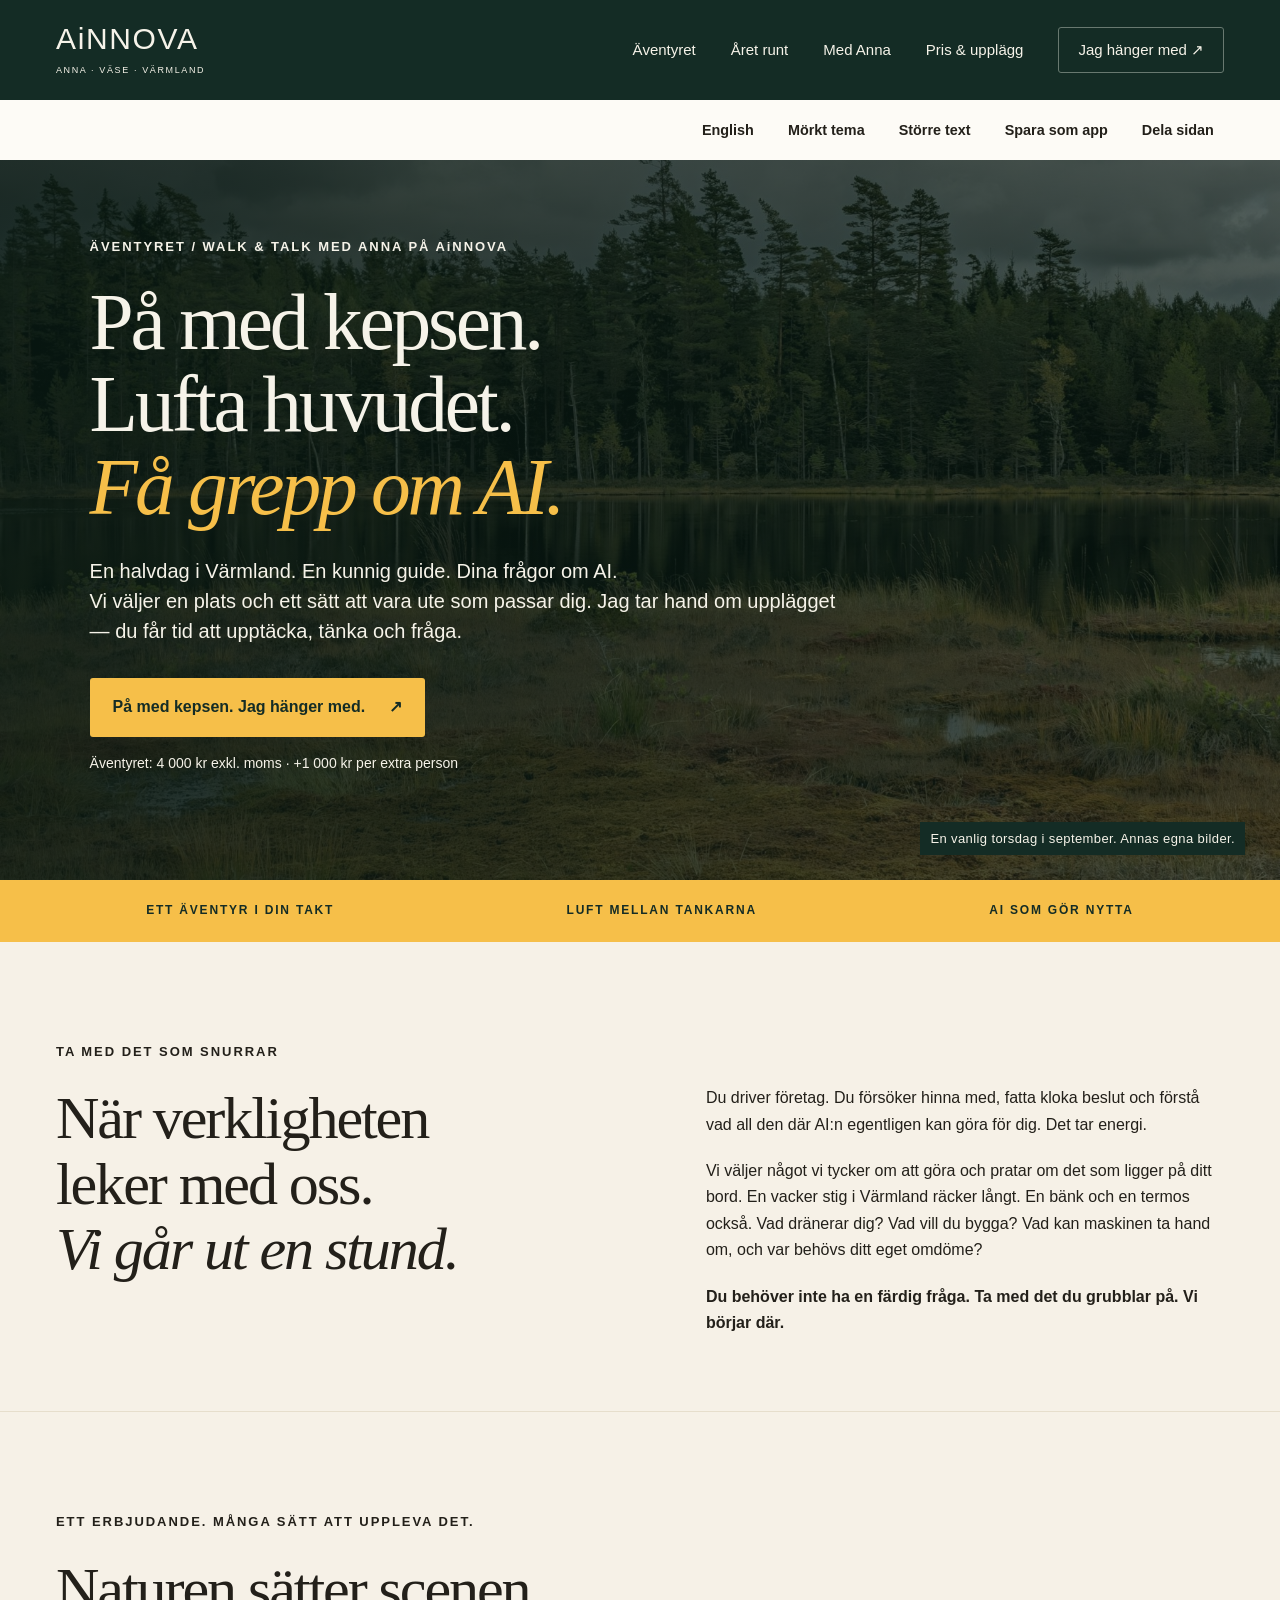
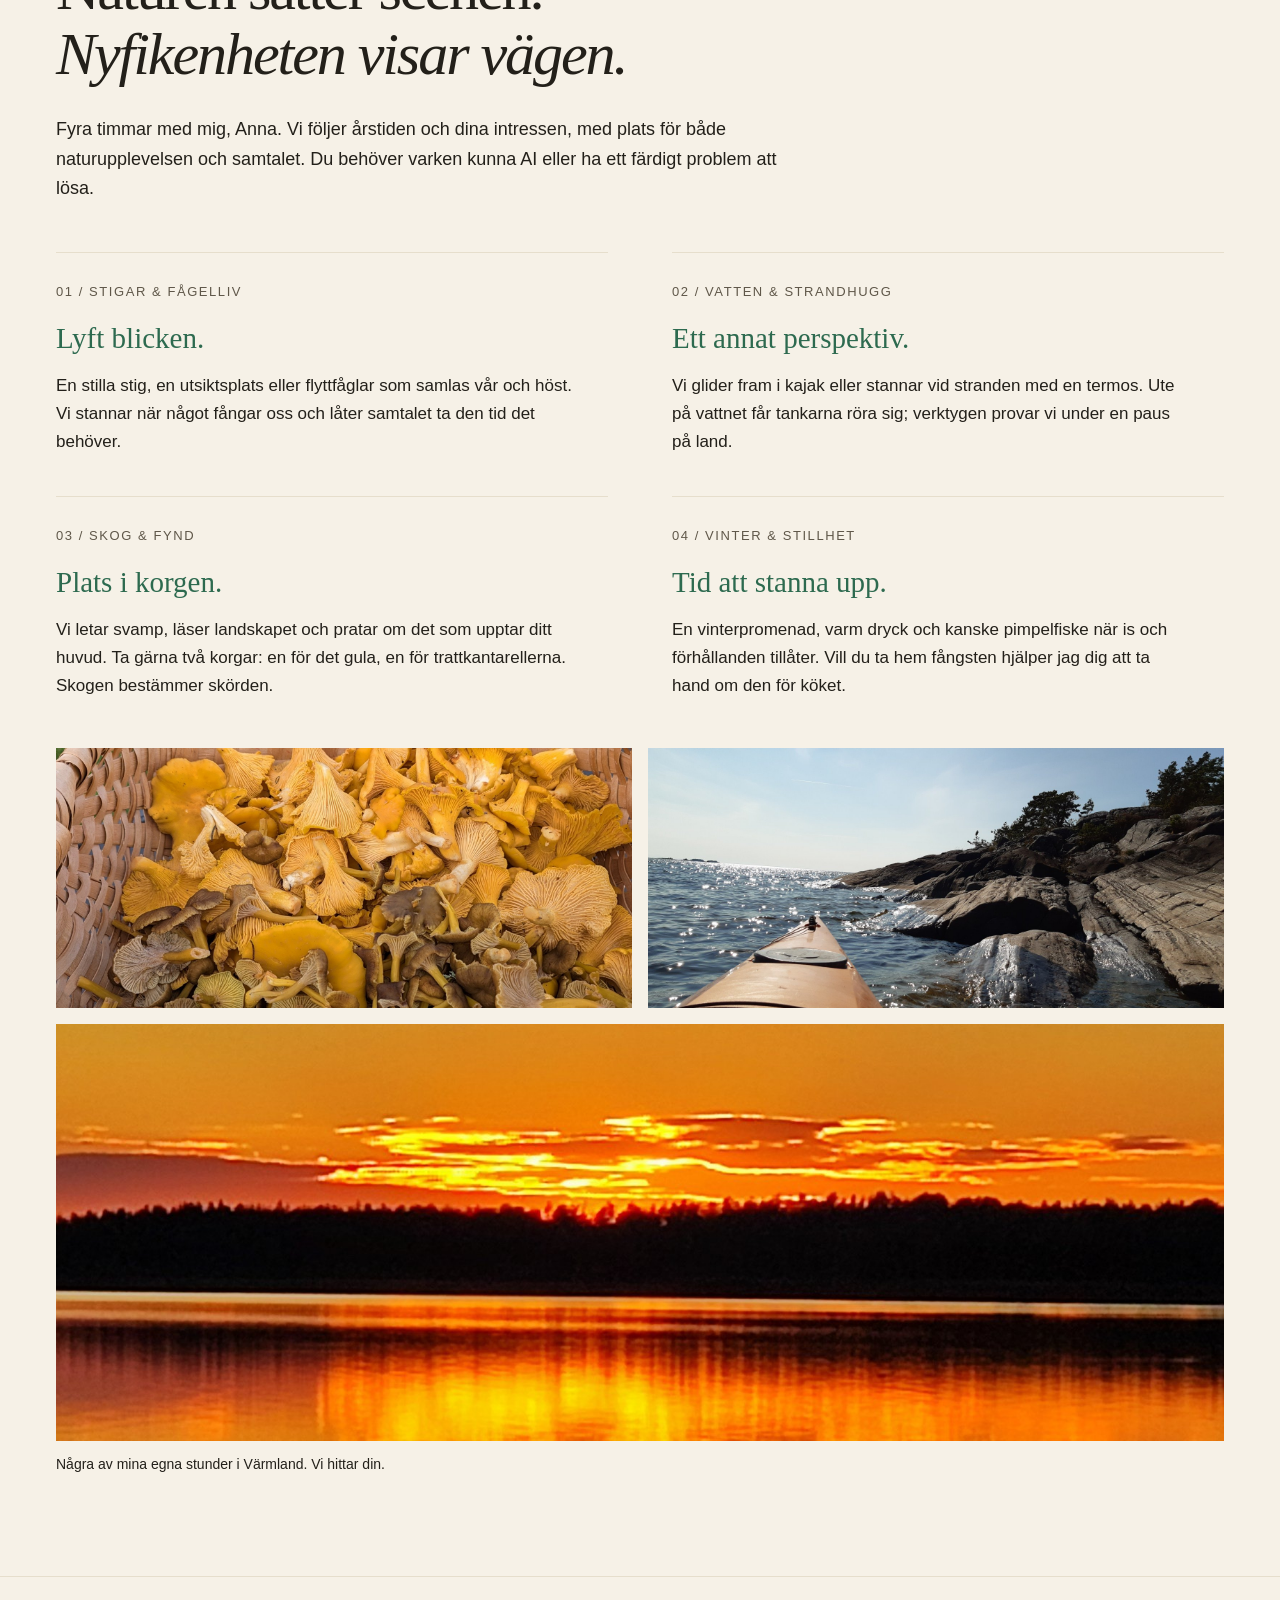
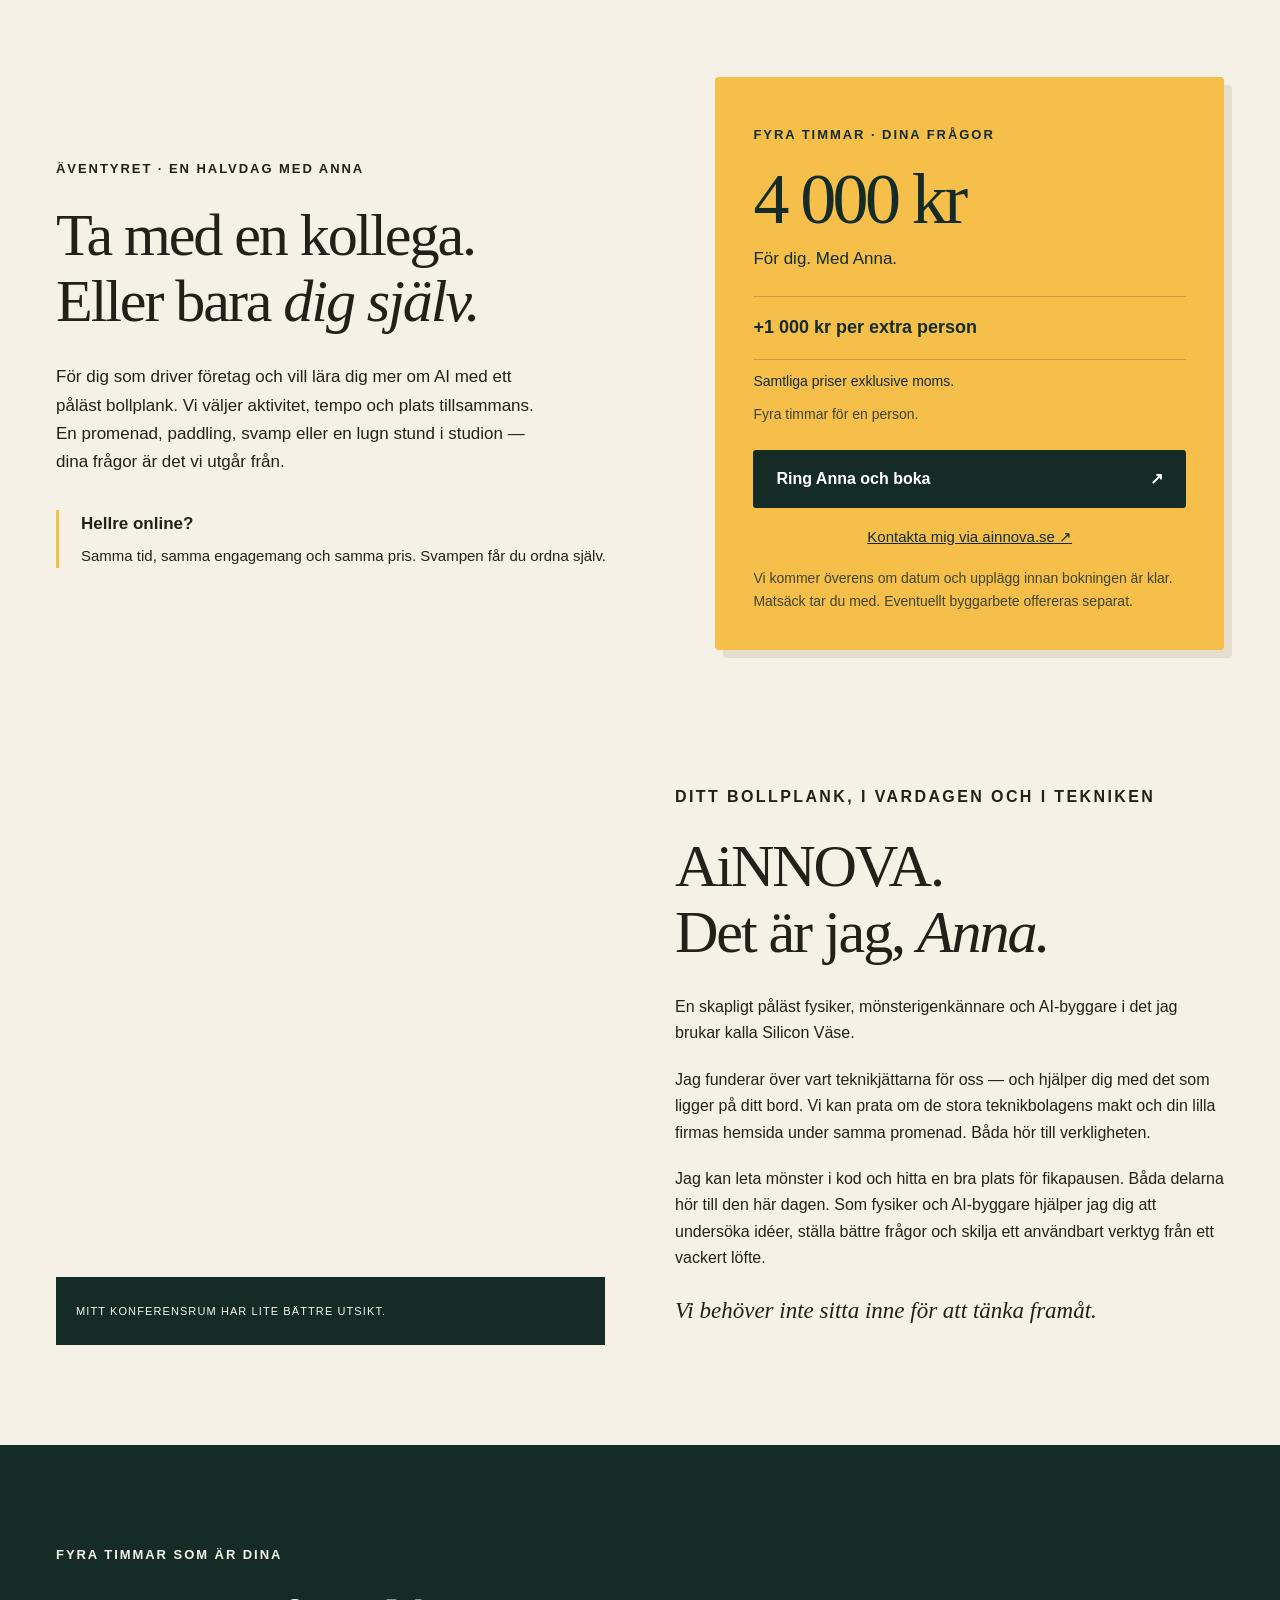
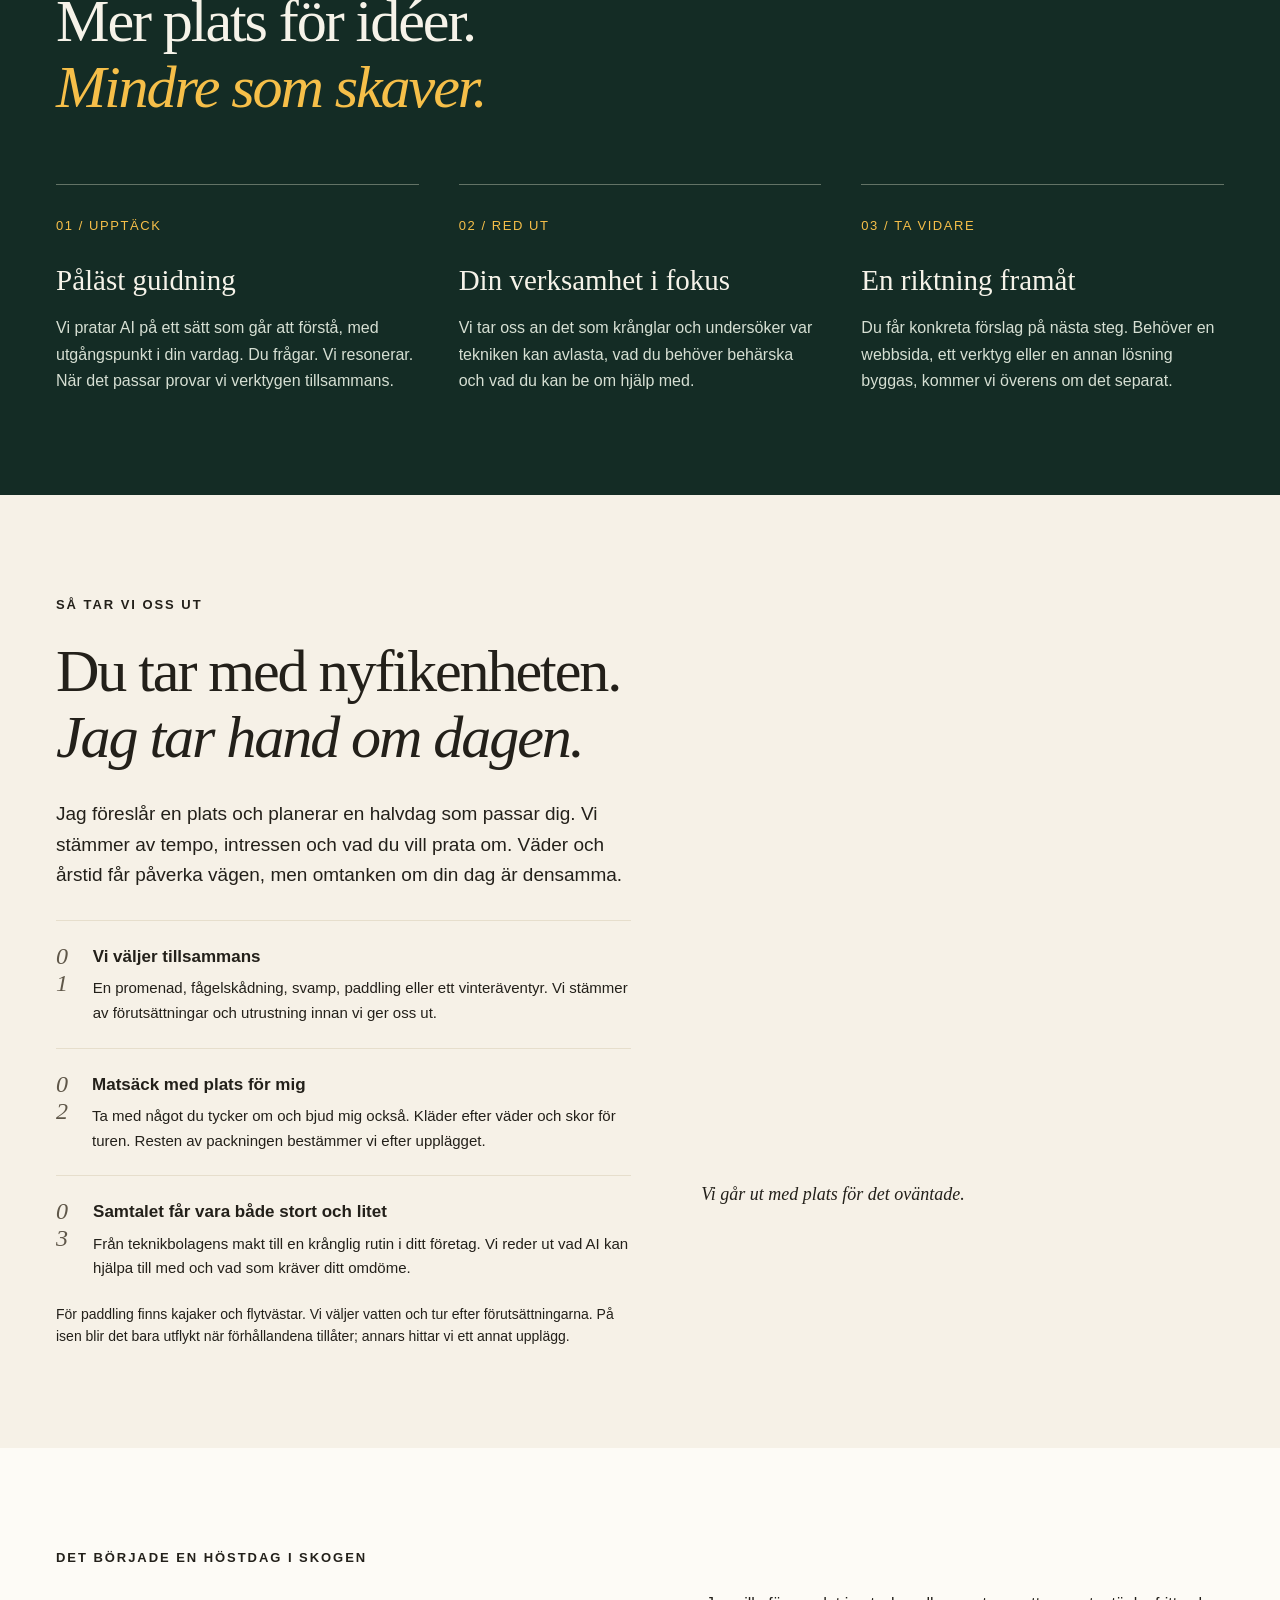
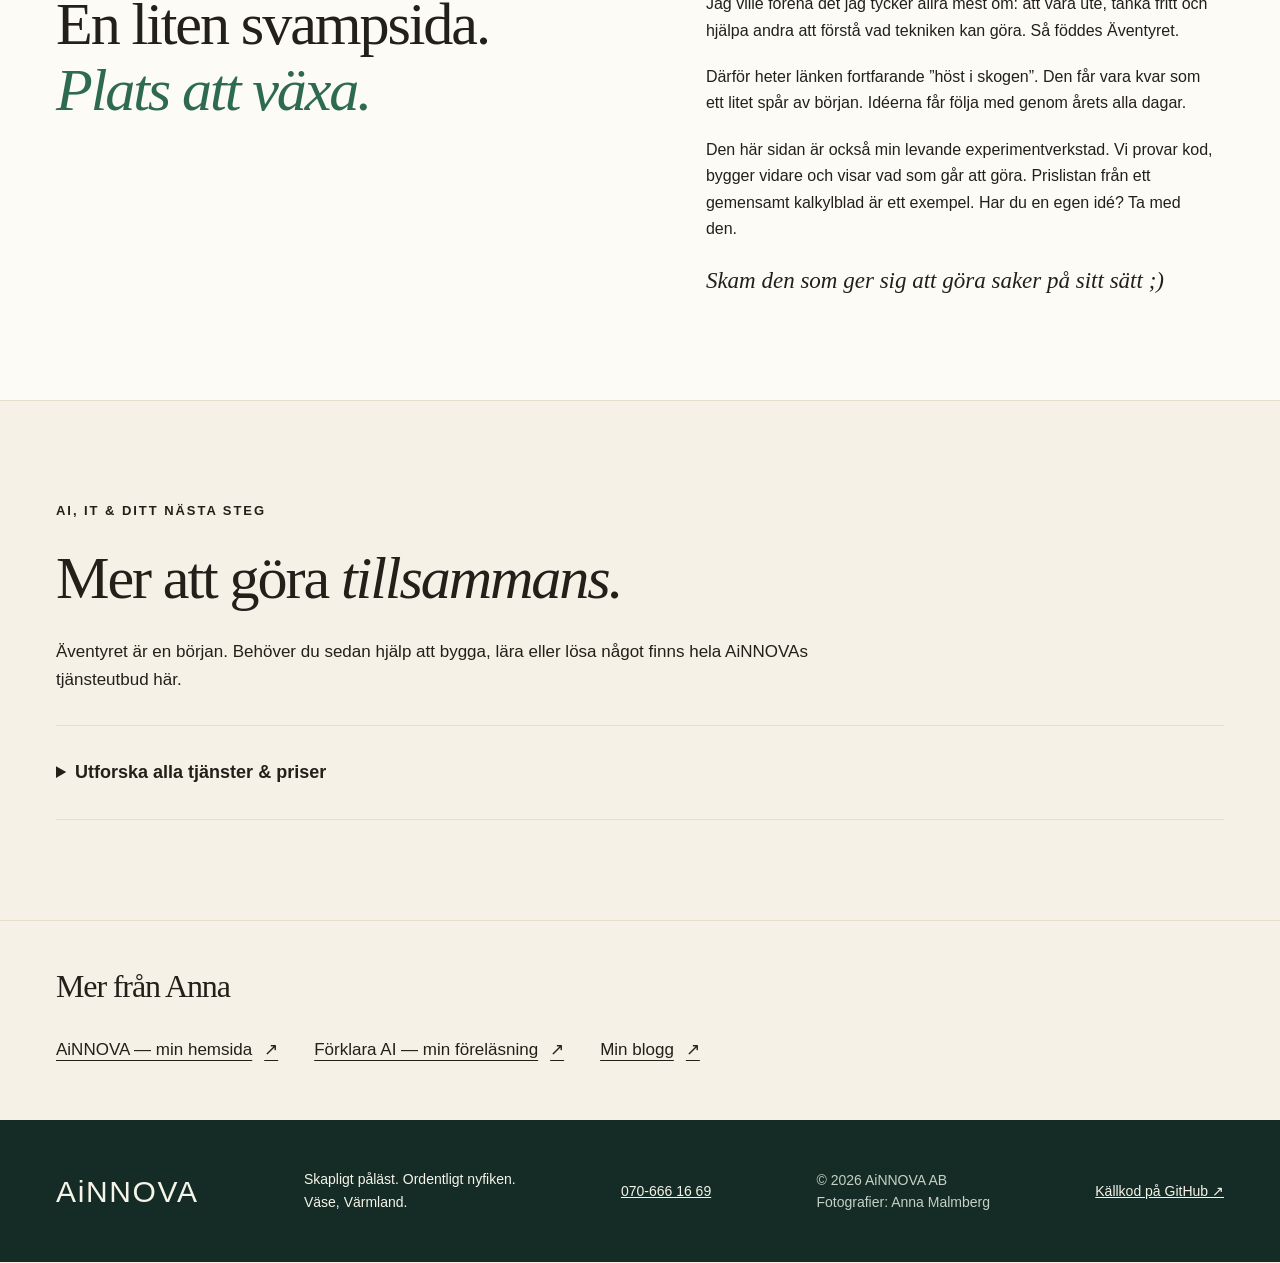
<file: index.html>
<!doctype html>
<html lang="sv">
<head>
<meta charset="utf-8"><meta http-equiv="Content-Security-Policy" content="default-src 'self'; script-src 'self'; style-src 'self'; img-src 'self' data:; connect-src 'self' https://script.google.com https://script.googleusercontent.com; worker-src 'self'; manifest-src 'self'; object-src 'none'; base-uri 'none'; form-action 'self'">
<meta name="viewport" content="width=device-width,initial-scale=1">
<title>Äventyret · På med kepsen. Få grepp om AI. — AiNNOVA</title>
<meta name="description" content="Fyra timmar med Anna: personlig AI-vägledning och ett äventyr i din takt. Promenad, paddling, svamp eller ett samtal inne. För dig som driver företag.">
<meta name="theme-color" content="#142c25">
<link rel="icon" href="assets/favicon.ico" sizes="any"><link rel="icon" href="assets/icon.svg" type="image/svg+xml">
<script src="theme.js"></script>
<link rel="stylesheet" href="style.css">
<link rel="manifest" href="manifest.webmanifest"><link rel="apple-touch-icon" href="assets/icon-180.png">
<meta name="apple-mobile-web-app-capable" content="yes"><meta name="apple-mobile-web-app-title" content="AiNNOVA"><meta name="color-scheme" content="light dark"><meta name="referrer" content="strict-origin-when-cross-origin">
<link rel="canonical" href="https://annamalmberg2.github.io/ainnova-host-i-skogen/"><link rel="alternate" hreflang="sv" href="https://annamalmberg2.github.io/ainnova-host-i-skogen/"><link rel="alternate" hreflang="en" href="https://annamalmberg2.github.io/ainnova-host-i-skogen/en.html"><link rel="alternate" hreflang="x-default" href="https://annamalmberg2.github.io/ainnova-host-i-skogen/">
<meta property="og:type" content="website"><meta property="og:site_name" content="AiNNOVA"><meta property="og:title" content="Äventyret med Anna · Fyra timmar, dina frågor"><meta property="og:description" content="Fyra timmar med Anna: personlig AI-vägledning och ett äventyr i din takt. Promenad, paddling, svamp eller ett samtal inne. För dig som driver företag."><meta property="og:url" content="https://annamalmberg2.github.io/ainnova-host-i-skogen/"><meta property="og:locale" content="sv_SE"><meta property="og:image" content="https://annamalmberg2.github.io/ainnova-host-i-skogen/assets/skog.jpg"><meta property="og:image:alt" content="Höstskog och stilla vatten i Värmland"><meta name="twitter:card" content="summary_large_image"><meta name="twitter:title" content="Äventyret · På med kepsen. Få grepp om AI."><meta name="twitter:description" content="Fyra timmar med Anna: personlig AI-vägledning och ett äventyr i din takt. Promenad, paddling, svamp eller ett samtal inne. För dig som driver företag."><meta name="twitter:image" content="https://annamalmberg2.github.io/ainnova-host-i-skogen/assets/skog.jpg">
<script src="app.js" defer></script>
<script src="prices.js" defer></script>
</head>
<body>
<a class="skip" href="#innehall">Till innehållet</a>
<header><a class="brand" href="#">AiNNOVA<span>ANNA · VÄSE · VÄRMLAND</span></a><nav aria-label="Huvudmeny"><a href="#halvdagen">Äventyret</a><a href="#aret-runt">Året runt</a><a href="#anna">Med Anna</a><a href="#boka">Pris & upplägg</a><a class="nav-book" href="#boka">Jag hänger med ↗</a></nav></header>
<div class="access-bar" aria-label="Språk och läsinställningar"><a href="en.html" lang="en" hreflang="en">English</a><button id="theme-toggle" type="button" hidden>Mörkt tema</button><button id="text-size" type="button" aria-pressed="false" hidden>Större text</button><button id="install" type="button" hidden>Spara som app</button><button id="share" type="button" hidden>Dela sidan</button></div><main id="innehall" tabindex="-1">
<section class="hero">
<img class="hero-photo" src="assets/skog.jpg" alt="Höstfärgad myr och stilla vatten framför skogen i Värmland" fetchpriority="high" width="1800" height="1350">
<div class="hero-shade"></div><div class="hero-content"><p class="eyebrow">ÄVENTYRET / WALK & TALK MED ANNA PÅ AiNNOVA</p><h1>På med kepsen.<br>Lufta huvudet.<br><em>Få grepp om AI.</em></h1><p class="intro">En halvdag i Värmland. En kunnig guide. Dina frågor om AI.<br>Vi väljer en plats och ett sätt att vara ute som passar dig. Jag tar hand om upplägget — du får tid att upptäcka, tänka och fråga.</p><a class="button gold" href="#boka">På med kepsen. Jag hänger med. <span>↗</span></a><p class="hero-meta">Äventyret: <span data-adventure-price>4 000 kr</span> exkl. moms · +1 000 kr per extra person</p></div><div class="photo-note">En vanlig torsdag i september. Annas egna bilder.</div>
</section>
<div class="ribbon"><span>ETT ÄVENTYR I DIN TAKT</span><span>LUFT MELLAN TANKARNA</span><span>AI SOM GÖR NYTTA</span></div>
<section class="opening wrap" id="halvdagen"><p class="eyebrow">TA MED DET SOM SNURRAR</p><div class="split"><h2>När verkligheten<br>leker med oss.<br><em>Vi går ut en stund.</em></h2><div class="prose"><p>Du driver företag. Du försöker hinna med, fatta kloka beslut och förstå vad all den där AI:n egentligen kan göra för dig. Det tar energi.</p><p>Vi väljer något vi tycker om att göra och pratar om det som ligger på ditt bord. En vacker stig i Värmland räcker långt. En bänk och en termos också. Vad dränerar dig? Vad vill du bygga? Vad kan maskinen ta hand om, och var behövs ditt eget omdöme?</p><p class="strong">Du behöver inte ha en färdig fråga. Ta med det du grubblar på. Vi börjar där.</p></div></div></section>
<section class="possibilities wrap" id="aret-runt"><p class="eyebrow">ETT ERBJUDANDE. MÅNGA SÄTT ATT UPPLEVA DET.</p><h2>Naturen sätter scenen.<br><em>Nyfikenheten visar vägen.</em></h2><p class="section-lead">Fyra timmar med mig, Anna. Vi följer årstiden och dina intressen, med plats för både naturupplevelsen och samtalet. Du behöver varken kunna AI eller ha ett färdigt problem att lösa.</p><div class="adventure-grid"><article><span class="number">01 / STIGAR & FÅGELLIV</span><h3>Lyft blicken.</h3><p>En stilla stig, en utsiktsplats eller flyttfåglar som samlas vår och höst. Vi stannar när något fångar oss och låter samtalet ta den tid det behöver.</p></article><article><span class="number">02 / VATTEN & STRANDHUGG</span><h3>Ett annat perspektiv.</h3><p>Vi glider fram i kajak eller stannar vid stranden med en termos. Ute på vattnet får tankarna röra sig; verktygen provar vi under en paus på land.</p></article><article><span class="number">03 / SKOG & FYND</span><h3>Plats i korgen.</h3><p>Vi letar svamp, läser landskapet och pratar om det som upptar ditt huvud. Ta gärna två korgar: en för det gula, en för trattkantarellerna. Skogen bestämmer skörden.</p></article><article><span class="number">04 / VINTER & STILLHET</span><h3>Tid att stanna upp.</h3><p>En vinterpromenad, varm dryck och kanske pimpelfiske när is och förhållanden tillåter. Vill du ta hem fångsten hjälper jag dig att ta hand om den för köket.</p></article></div><div class="adventure-photos"><img src="assets/skord.jpg" width="1800" height="1350" alt="Svampkorg från Annas tur" loading="lazy"><img src="assets/paddling.jpg" width="1600" height="738" alt="Kajak vid klippor och vatten" loading="lazy"><img class="sunset" src="assets/kvallsljus.jpg" width="1600" height="1200" alt="Kvällsljus över sjön" loading="lazy"></div><p class="gallery-caption">Några av mina egna stunder i Värmland. Vi hittar din.</p></section>
<section class="booking wrap" id="boka"><div><p class="eyebrow">ÄVENTYRET · EN HALVDAG MED ANNA</p><h2>Ta med en kollega.<br>Eller bara <em>dig själv.</em></h2><p>För dig som driver företag och vill lära dig mer om AI med ett påläst bollplank. Vi väljer aktivitet, tempo och plats tillsammans. En promenad, paddling, svamp eller en lugn stund i studion — dina frågor är det vi utgår från.</p><div class="online"><strong>Hellre online?</strong><p>Samma tid, samma engagemang och samma pris. Svampen får du ordna själv.</p></div></div><div class="price-card"><p class="eyebrow">FYRA TIMMAR · DINA FRÅGOR</p><div class="price" data-adventure-price>4 000 kr</div><p>För dig. Med Anna.</p><div class="extra">+1 000 kr per extra person</div><p class="vat">Samtliga priser exklusive moms.</p><p id="adventure-price-status" class="small" role="status">Fyra timmar för en person.</p><a class="button dark" href="tel:+46706661669">Ring Anna och boka <span>↗</span></a><a class="contact" href="https://ainnova.se/" target="_blank" rel="noopener">Kontakta mig via ainnova.se ↗</a><p class="small">Vi kommer överens om datum och upplägg innan bokningen är klar. Matsäck tar du med. Eventuellt byggarbete offereras separat.</p></div></section>
<section class="anna wrap" id="anna"><div class="anna-image"><img src="assets/sjon.jpg" alt="Vatten, stenar och en lugn fikaplats vid sjön" loading="lazy" width="1800" height="1350"><span>MITT KONFERENSRUM HAR LITE BÄTTRE UTSIKT.</span></div><div class="anna-text"><p class="eyebrow">DITT BOLLPLANK, I VARDAGEN OCH I TEKNIKEN</p><h2>AiNNOVA.<br>Det är jag, <em>Anna.</em></h2><p>En skapligt påläst fysiker, mönsterigenkännare och AI-byggare i det jag brukar kalla Silicon Väse.</p><p>Jag funderar över vart teknikjättarna för oss — och hjälper dig med det som ligger på ditt bord. Vi kan prata om de stora teknikbolagens makt och din lilla firmas hemsida under samma promenad. Båda hör till verkligheten.</p><p>Jag kan leta mönster i kod och hitta en bra plats för fikapausen. Båda delarna hör till den här dagen. Som fysiker och AI-byggare hjälper jag dig att undersöka idéer, ställa bättre frågor och skilja ett användbart verktyg från ett vackert löfte.</p><p class="signature">Vi behöver inte sitta inne för att tänka framåt.</p></div></section>
<section class="takeaway"><div class="wrap"><p class="eyebrow">FYRA TIMMAR SOM ÄR DINA</p><h2>Mer plats för idéer.<br><em>Mindre som skaver.</em></h2><div class="three"><article><span class="number">01 / UPPTÄCK</span><h3>Påläst guidning</h3><p>Vi pratar AI på ett sätt som går att förstå, med utgångspunkt i din vardag. Du frågar. Vi resonerar. När det passar provar vi verktygen tillsammans.</p></article><article><span class="number">02 / RED UT</span><h3>Din verksamhet i fokus</h3><p>Vi tar oss an det som krånglar och undersöker var tekniken kan avlasta, vad du behöver behärska och vad du kan be om hjälp med.</p></article><article><span class="number">03 / TA VIDARE</span><h3>En riktning framåt</h3><p>Du får konkreta förslag på nästa steg. Behöver en webbsida, ett verktyg eller en annan lösning byggas, kommer vi överens om det separat.</p></article></div></div></section>
<section class="packing wrap" id="packlista"><div class="packing-copy"><p class="eyebrow">SÅ TAR VI OSS UT</p><h2>Du tar med nyfikenheten.<br><em>Jag tar hand om dagen.</em></h2><p class="lead">Jag föreslår en plats och planerar en halvdag som passar dig. Vi stämmer av tempo, intressen och vad du vill prata om. Väder och årstid får påverka vägen, men omtanken om din dag är densamma.</p><ul><li><span>01</span><div><strong>Vi väljer tillsammans</strong><p>En promenad, fågelskådning, svamp, paddling eller ett vinteräventyr. Vi stämmer av förutsättningar och utrustning innan vi ger oss ut.</p></div></li><li><span>02</span><div><strong>Matsäck med plats för mig</strong><p>Ta med något du tycker om och bjud mig också. Kläder efter väder och skor för turen. Resten av packningen bestämmer vi efter upplägget.</p></div></li><li><span>03</span><div><strong>Samtalet får vara både stort och litet</strong><p>Från teknikbolagens makt till en krånglig rutin i ditt företag. Vi reder ut vad AI kan hjälpa till med och vad som kräver ditt omdöme.</p></div></li></ul><p id="paddling" class="small">För paddling finns kajaker och flytvästar. Vi väljer vatten och tur efter förutsättningarna. På isen blir det bara utflykt när förhållandena tillåter; annars hittar vi ett annat upplägg.</p></div><figure class="host-photo"><img src="assets/kantareller.jpg" width="1800" height="1350" loading="lazy" alt="Kantareller i skogens mossa"><figcaption>Vi går ut med plats för det oväntade.</figcaption></figure></section>

<section class="origin wrap" id="historien"><p class="eyebrow">DET BÖRJADE EN HÖSTDAG I SKOGEN</p><div class="split"><h2>En liten svampsida.<br><em>Plats att växa.</em></h2><div class="prose"><p>Jag ville förena det jag tycker allra mest om: att vara ute, tänka fritt och hjälpa andra att förstå vad tekniken kan göra. Så föddes Äventyret.</p><p>Därför heter länken fortfarande ”höst i skogen”. Den får vara kvar som ett litet spår av början. Idéerna får följa med genom årets alla dagar.</p><p>Den här sidan är också min levande experimentverkstad. Vi provar kod, bygger vidare och visar vad som går att göra. Prislistan från ett gemensamt kalkylblad är ett exempel. Har du en egen idé? Ta med den.</p><p class="signature">Skam den som ger sig att göra saker på sitt sätt ;)</p></div></div></section>
<section class="shared-prices wrap" id="prislista" aria-labelledby="prices-title"><p class="eyebrow">AI, IT & DITT NÄSTA STEG</p><h2 id="prices-title">Mer att göra <em>tillsammans.</em></h2><p class="price-intro">Äventyret är en början. Behöver du sedan hjälp att bygga, lära eller lösa något finns hela AiNNOVAs tjänsteutbud här.</p><details class="catalog"><summary>Utforska alla tjänster & priser</summary><p>Alla priser exklusive moms. Äventyrets grundpris hämtas från samma prislista. Fyra timmar och tillägget för fler deltagare gäller enligt erbjudandet ovan.</p><div class="price-controls" hidden><label for="price-category">Välj kategori</label><select id="price-category"></select><button id="price-refresh" type="button">Uppdatera priser</button></div><p id="prices-status" role="status" aria-live="polite">Hämtar aktuella priser…</p><p id="price-count" role="status" aria-live="polite"></p><div id="price-results" aria-busy="true"></div><noscript><p>Aktivera JavaScript för att hämta den gemensamma prislistan, eller kontakta Anna för aktuella priser.</p><a href="https://ainnova.se/kontakt">Kontakta Anna</a></noscript><a class="sheet-source" href="https://docs.google.com/spreadsheets/d/100PEqY3XRUEuU4xr8TG1np9TGmksDdTHOjvTgjWZd1M/edit?usp=sharing" target="_blank" rel="noopener">Öppna prislistans kalkylblad ↗</a></details></section><aside class="more-from wrap" aria-labelledby="more-title"><h2 id="more-title">Mer från Anna</h2><ul><li><a href="https://ainnova.se/">AiNNOVA — min hemsida <span aria-hidden="true">↗</span></a></li><li><a href="https://annamalmberg2.github.io/forklara-ai/start.html">Förklara AI — min föreläsning <span aria-hidden="true">↗</span></a></li><li><a href="https://wisdom-streamer.lovable.app/">Min blogg <span aria-hidden="true">↗</span></a></li></ul></aside></main><footer><a class="brand" href="https://ainnova.se/">AiNNOVA</a><p>Skapligt påläst. Ordentligt nyfiken.<br>Väse, Värmland.</p><a href="tel:+46706661669">070-666 16 69</a><p class="small">© 2026 AiNNOVA AB<br>Fotografier: Anna Malmberg</p><a class="source-link" href="https://github.com/Annamalmberg2/ainnova-host-i-skogen" target="_blank" rel="noopener">Källkod på GitHub ↗</a></footer>
<dialog id="install-help" aria-labelledby="install-title"><h2 id="install-title">Spara AiNNOVA som app</h2><p>På iPhone eller iPad: öppna sidan i Safari, tryck på Dela och välj Lägg till på hemskärmen.</p><p>På Android: öppna sidan i Chrome och välj Installera app eller Lägg till på startskärmen i menyn.</p><p>På dator: leta efter installationssymbolen i adressfältet i Chrome eller Edge. I Safari väljer du Arkiv → Lägg till i Dock.</p><p id="offline-note">När sidan har sparats för offlinebruk kan du läsa den utan uppkoppling. Externa länkar och kontakt kräver anslutning.</p><form method="dialog"><button class="button dark">Stäng</button></form></dialog><p id="status" class="sr-only" role="status" aria-live="polite"></p></body></html>
</file>
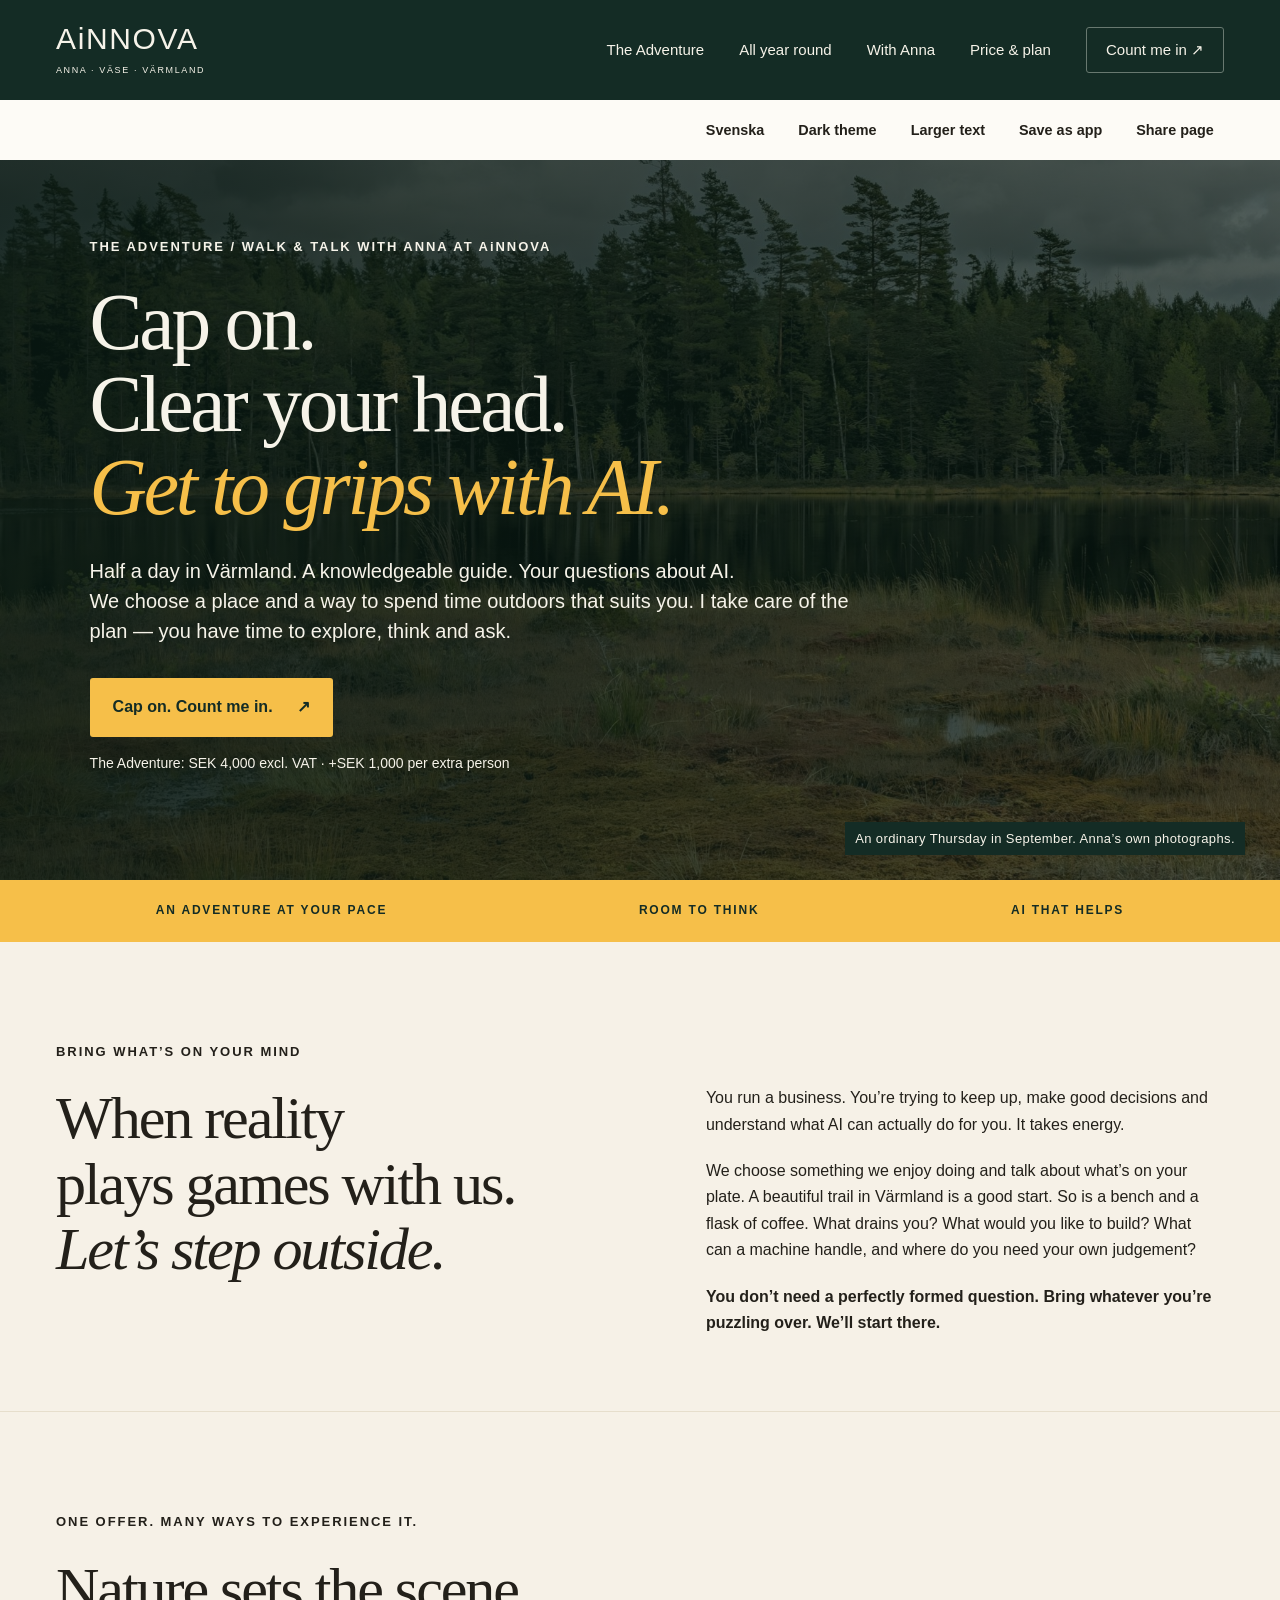
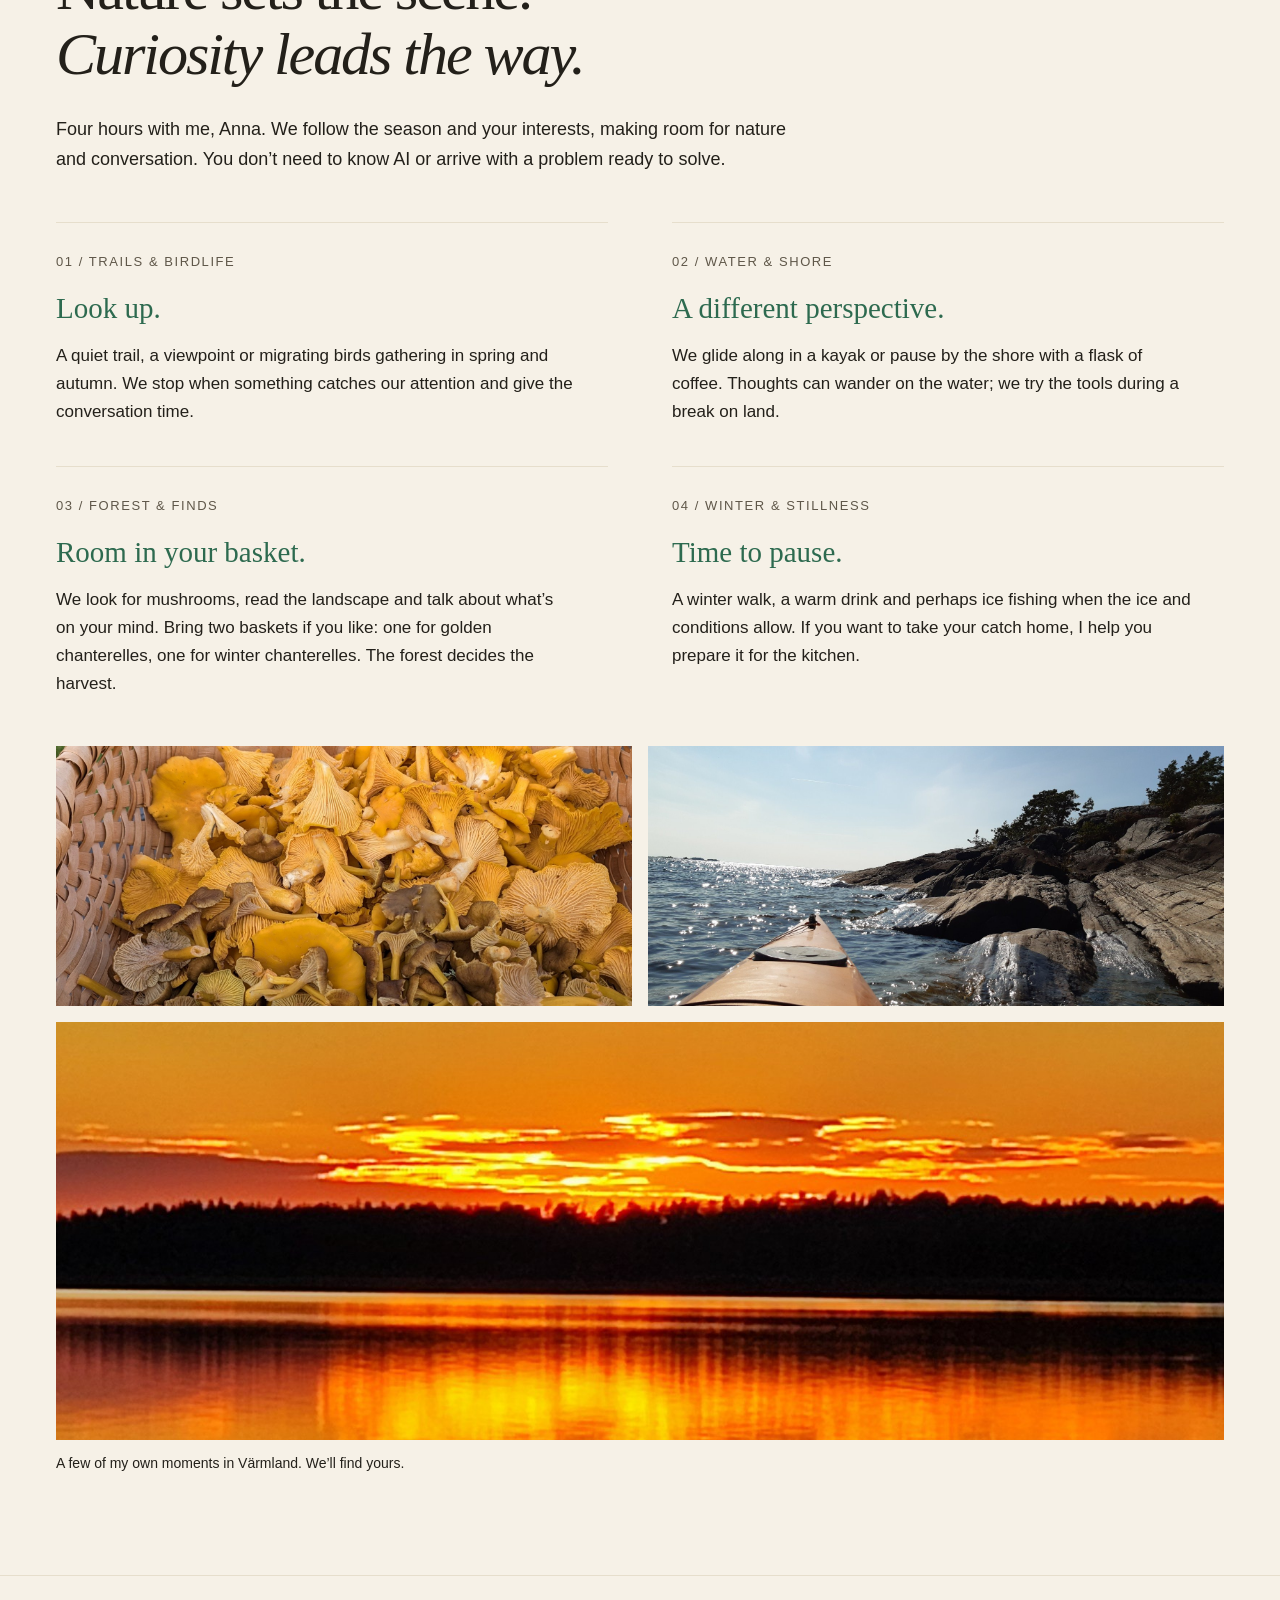
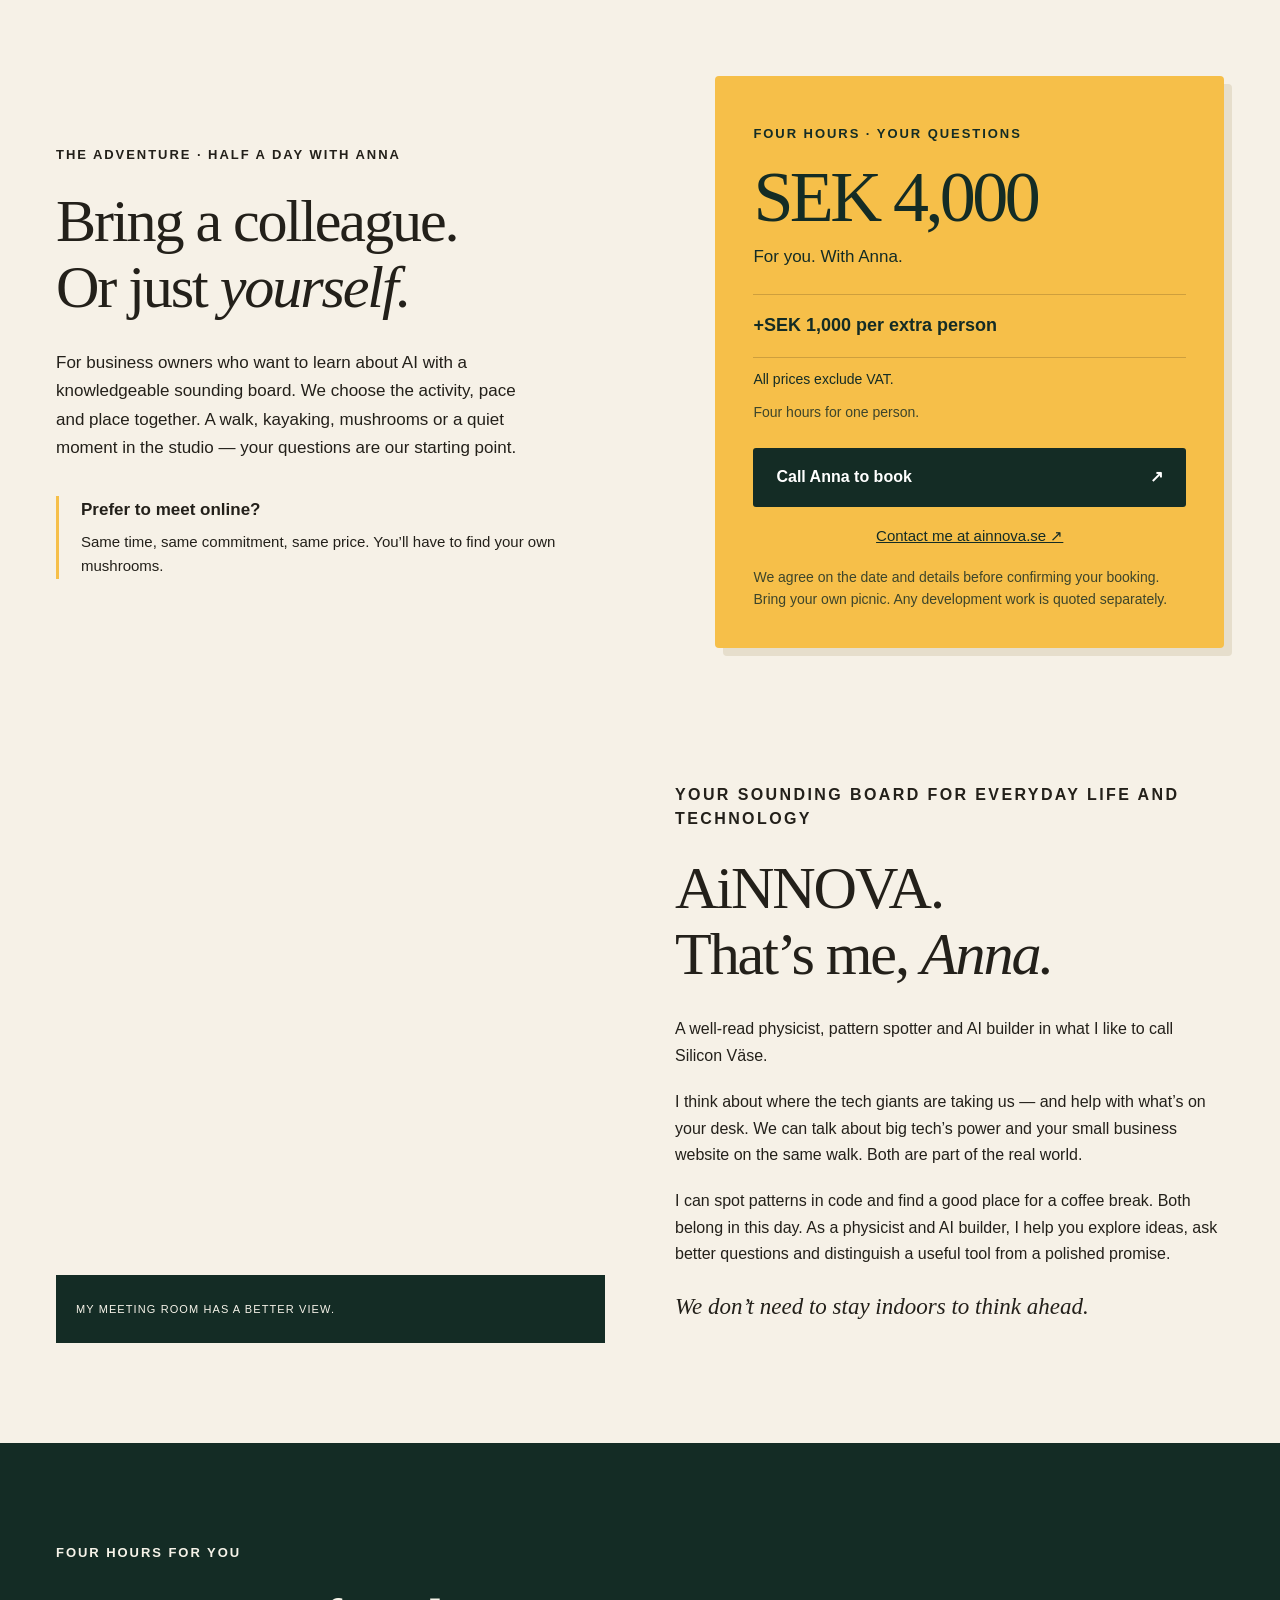
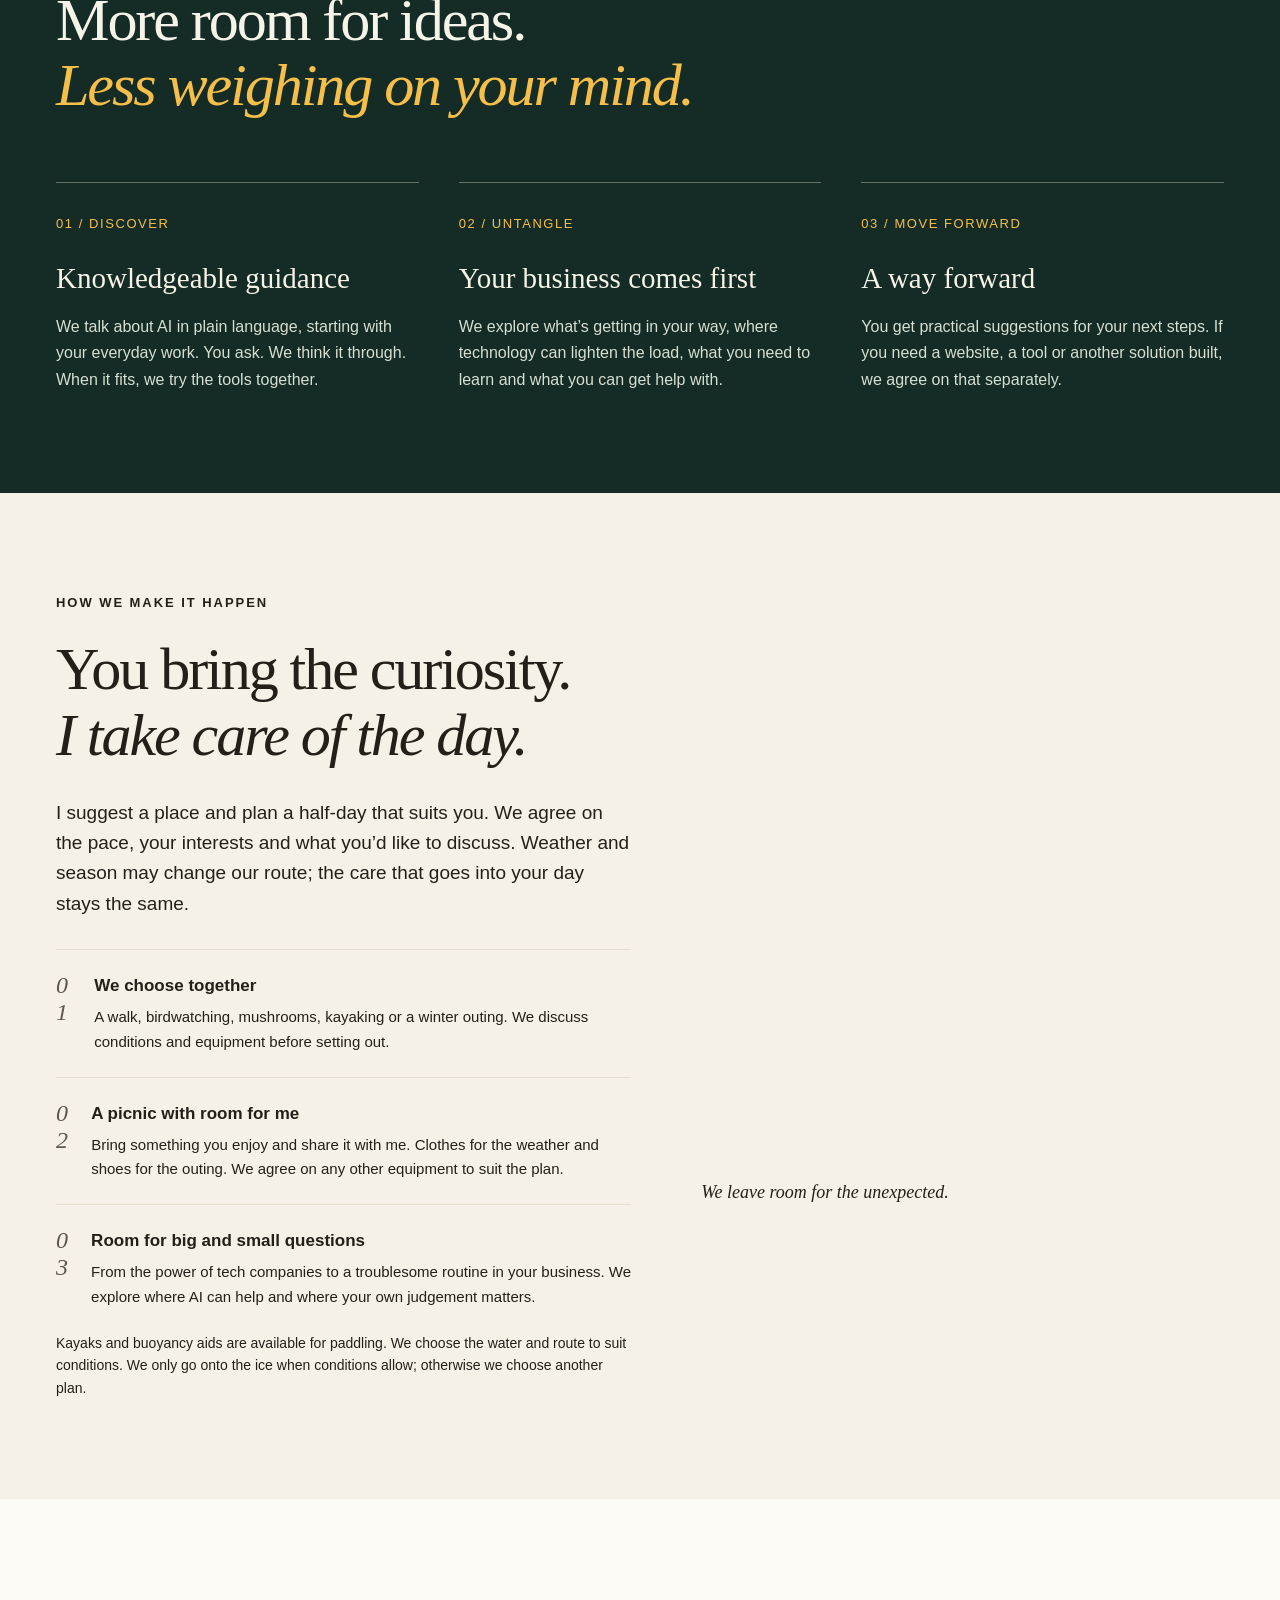
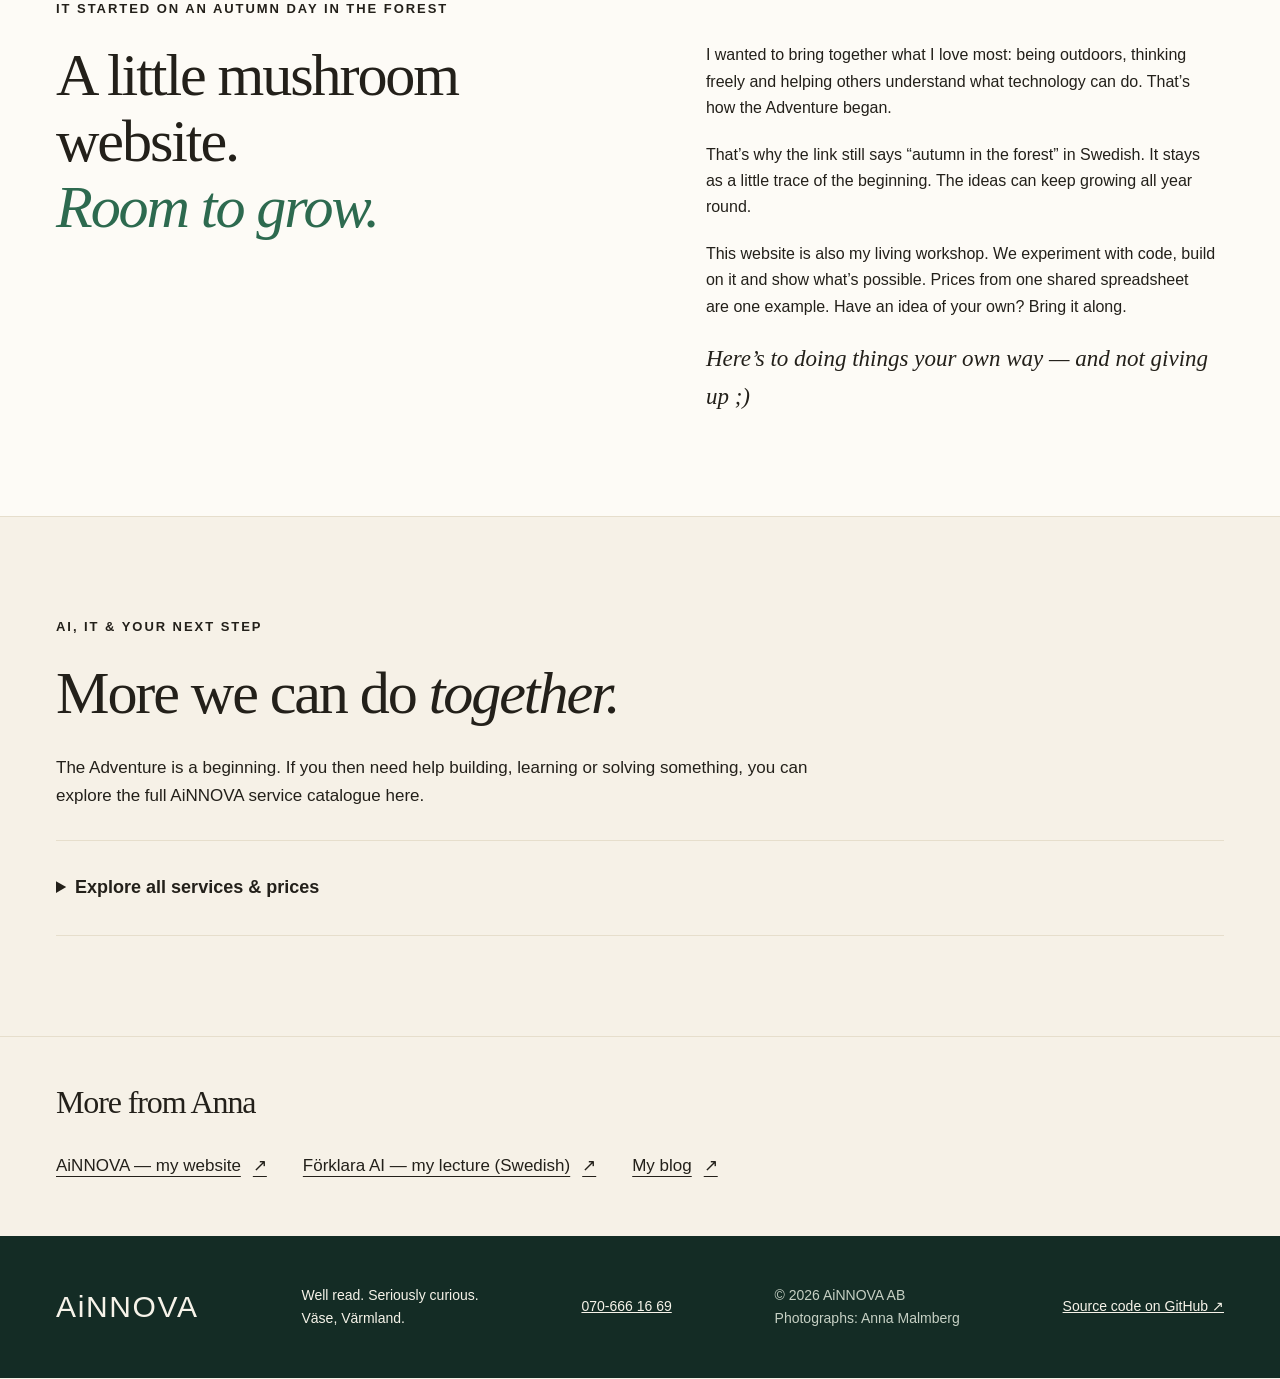
<file: en.html>
<!doctype html>
<html lang="en">
<head>
<meta charset="utf-8"><meta http-equiv="Content-Security-Policy" content="default-src 'self'; script-src 'self'; style-src 'self'; img-src 'self' data:; connect-src 'self' https://script.google.com https://script.googleusercontent.com; worker-src 'self'; manifest-src 'self'; object-src 'none'; base-uri 'none'; form-action 'self'">
<meta name="viewport" content="width=device-width,initial-scale=1">
<title>The Adventure · Cap on. Get to grips with AI. — AiNNOVA</title>
<meta name="description" content="Four hours with Anna: personal AI guidance and an adventure at your pace. Walk, paddle, forage or meet indoors. For business owners.">
<meta name="theme-color" content="#142c25">
<link rel="icon" href="assets/favicon.ico" sizes="any"><link rel="icon" href="assets/icon.svg" type="image/svg+xml">
<script src="theme.js"></script>
<link rel="stylesheet" href="style.css">
<link rel="manifest" href="manifest.webmanifest"><link rel="apple-touch-icon" href="assets/icon-180.png">
<meta name="apple-mobile-web-app-capable" content="yes"><meta name="apple-mobile-web-app-title" content="AiNNOVA"><meta name="color-scheme" content="light dark"><meta name="referrer" content="strict-origin-when-cross-origin">
<link rel="canonical" href="https://annamalmberg2.github.io/ainnova-host-i-skogen/en.html"><link rel="alternate" hreflang="sv" href="https://annamalmberg2.github.io/ainnova-host-i-skogen/"><link rel="alternate" hreflang="en" href="https://annamalmberg2.github.io/ainnova-host-i-skogen/en.html"><link rel="alternate" hreflang="x-default" href="https://annamalmberg2.github.io/ainnova-host-i-skogen/">
<meta property="og:type" content="website"><meta property="og:site_name" content="AiNNOVA"><meta property="og:title" content="The Adventure with Anna · Four hours, your questions"><meta property="og:description" content="Four hours with Anna: personal AI guidance and an adventure at your pace. Walk, paddle, forage or meet indoors. For business owners."><meta property="og:url" content="https://annamalmberg2.github.io/ainnova-host-i-skogen/en.html"><meta property="og:locale" content="en_GB"><meta property="og:image" content="https://annamalmberg2.github.io/ainnova-host-i-skogen/assets/skog.jpg"><meta property="og:image:alt" content="Autumn forest and still water in Värmland, Sweden"><meta name="twitter:card" content="summary_large_image"><meta name="twitter:title" content="The Adventure · Cap on. Get to grips with AI."><meta name="twitter:description" content="Four hours with Anna: personal AI guidance and an adventure at your pace. Walk, paddle, forage or meet indoors. For business owners."><meta name="twitter:image" content="https://annamalmberg2.github.io/ainnova-host-i-skogen/assets/skog.jpg">
<script src="app.js" defer></script>
<script src="prices.js" defer></script>
</head>
<body>
<a class="skip" href="#innehall">Skip to content</a>
<header><a class="brand" href="#">AiNNOVA<span>ANNA · VÄSE · VÄRMLAND</span></a><nav aria-label="Main navigation"><a href="#halvdagen">The Adventure</a><a href="#aret-runt">All year round</a><a href="#anna">With Anna</a><a href="#boka">Price & plan</a><a class="nav-book" href="#boka">Count me in ↗</a></nav></header>
<div class="access-bar" aria-label="Language and reading settings"><a href="index.html" lang="sv" hreflang="sv">Svenska</a><button id="theme-toggle" type="button" hidden>Dark theme</button><button id="text-size" type="button" aria-pressed="false" hidden>Larger text</button><button id="install" type="button" hidden>Save as app</button><button id="share" type="button" hidden>Share page</button></div><main id="innehall" tabindex="-1">
<section class="hero">
<img class="hero-photo" src="assets/skog.jpg" alt="Autumn moorland and still water beside the forest in Värmland" fetchpriority="high" width="1800" height="1350">
<div class="hero-shade"></div><div class="hero-content"><p class="eyebrow">THE ADVENTURE / WALK & TALK WITH ANNA AT AiNNOVA</p><h1>Cap on.<br>Clear your head.<br><em>Get to grips with AI.</em></h1><p class="intro">Half a day in Värmland. A knowledgeable guide. Your questions about AI.<br>We choose a place and a way to spend time outdoors that suits you. I take care of the plan — you have time to explore, think and ask.</p><a class="button gold" href="#boka">Cap on. Count me in. <span>↗</span></a><p class="hero-meta">The Adventure: <span data-adventure-price>SEK 4,000</span> excl. VAT · +SEK 1,000 per extra person</p></div><div class="photo-note">An ordinary Thursday in September. Anna’s own photographs.</div>
</section>
<div class="ribbon"><span>AN ADVENTURE AT YOUR PACE</span><span>ROOM TO THINK</span><span>AI THAT HELPS</span></div>
<section class="opening wrap" id="halvdagen"><p class="eyebrow">BRING WHAT’S ON YOUR MIND</p><div class="split"><h2>When reality<br>plays games with us.<br><em>Let’s step outside.</em></h2><div class="prose"><p>You run a business. You’re trying to keep up, make good decisions and understand what AI can actually do for you. It takes energy.</p><p>We choose something we enjoy doing and talk about what’s on your plate. A beautiful trail in Värmland is a good start. So is a bench and a flask of coffee. What drains you? What would you like to build? What can a machine handle, and where do you need your own judgement?</p><p class="strong">You don’t need a perfectly formed question. Bring whatever you’re puzzling over. We’ll start there.</p></div></div></section>
<section class="possibilities wrap" id="aret-runt"><p class="eyebrow">ONE OFFER. MANY WAYS TO EXPERIENCE IT.</p><h2>Nature sets the scene.<br><em>Curiosity leads the way.</em></h2><p class="section-lead">Four hours with me, Anna. We follow the season and your interests, making room for nature and conversation. You don’t need to know AI or arrive with a problem ready to solve.</p><div class="adventure-grid"><article><span class="number">01 / TRAILS & BIRDLIFE</span><h3>Look up.</h3><p>A quiet trail, a viewpoint or migrating birds gathering in spring and autumn. We stop when something catches our attention and give the conversation time.</p></article><article><span class="number">02 / WATER & SHORE</span><h3>A different perspective.</h3><p>We glide along in a kayak or pause by the shore with a flask of coffee. Thoughts can wander on the water; we try the tools during a break on land.</p></article><article><span class="number">03 / FOREST & FINDS</span><h3>Room in your basket.</h3><p>We look for mushrooms, read the landscape and talk about what’s on your mind. Bring two baskets if you like: one for golden chanterelles, one for winter chanterelles. The forest decides the harvest.</p></article><article><span class="number">04 / WINTER & STILLNESS</span><h3>Time to pause.</h3><p>A winter walk, a warm drink and perhaps ice fishing when the ice and conditions allow. If you want to take your catch home, I help you prepare it for the kitchen.</p></article></div><div class="adventure-photos"><img src="assets/skord.jpg" width="1800" height="1350" alt="Mushroom basket from Anna’s outing" loading="lazy"><img src="assets/paddling.jpg" width="1600" height="738" alt="Kayak beside rocks and water" loading="lazy"><img class="sunset" src="assets/kvallsljus.jpg" width="1600" height="1200" alt="Evening light over the lake" loading="lazy"></div><p class="gallery-caption">A few of my own moments in Värmland. We’ll find yours.</p></section>
<section class="booking wrap" id="boka"><div><p class="eyebrow">THE ADVENTURE · HALF A DAY WITH ANNA</p><h2>Bring a colleague.<br>Or just <em>yourself.</em></h2><p>For business owners who want to learn about AI with a knowledgeable sounding board. We choose the activity, pace and place together. A walk, kayaking, mushrooms or a quiet moment in the studio — your questions are our starting point.</p><div class="online"><strong>Prefer to meet online?</strong><p>Same time, same commitment, same price. You’ll have to find your own mushrooms.</p></div></div><div class="price-card"><p class="eyebrow">FOUR HOURS · YOUR QUESTIONS</p><div class="price" data-adventure-price>SEK 4,000</div><p>For you. With Anna.</p><div class="extra">+SEK 1,000 per extra person</div><p class="vat">All prices exclude VAT.</p><p id="adventure-price-status" class="small" role="status">Four hours for one person.</p><a class="button dark" href="tel:+46706661669">Call Anna to book <span>↗</span></a><a class="contact" href="https://ainnova.se/" target="_blank" rel="noopener">Contact me at ainnova.se ↗</a><p class="small">We agree on the date and details before confirming your booking. Bring your own picnic. Any development work is quoted separately.</p></div></section>
<section class="anna wrap" id="anna"><div class="anna-image"><img src="assets/sjon.jpg" alt="Water, rocks and a quiet place for a coffee by the lake" loading="lazy" width="1800" height="1350"><span>MY MEETING ROOM HAS A BETTER VIEW.</span></div><div class="anna-text"><p class="eyebrow">YOUR SOUNDING BOARD FOR EVERYDAY LIFE AND TECHNOLOGY</p><h2>AiNNOVA.<br>That’s me, <em>Anna.</em></h2><p>A well-read physicist, pattern spotter and AI builder in what I like to call Silicon Väse.</p><p>I think about where the tech giants are taking us — and help with what’s on your desk. We can talk about big tech’s power and your small business website on the same walk. Both are part of the real world.</p><p>I can spot patterns in code and find a good place for a coffee break. Both belong in this day. As a physicist and AI builder, I help you explore ideas, ask better questions and distinguish a useful tool from a polished promise.</p><p class="signature">We don’t need to stay indoors to think ahead.</p></div></section>
<section class="takeaway"><div class="wrap"><p class="eyebrow">FOUR HOURS FOR YOU</p><h2>More room for ideas.<br><em>Less weighing on your mind.</em></h2><div class="three"><article><span class="number">01 / DISCOVER</span><h3>Knowledgeable guidance</h3><p>We talk about AI in plain language, starting with your everyday work. You ask. We think it through. When it fits, we try the tools together.</p></article><article><span class="number">02 / UNTANGLE</span><h3>Your business comes first</h3><p>We explore what’s getting in your way, where technology can lighten the load, what you need to learn and what you can get help with.</p></article><article><span class="number">03 / MOVE FORWARD</span><h3>A way forward</h3><p>You get practical suggestions for your next steps. If you need a website, a tool or another solution built, we agree on that separately.</p></article></div></div></section>
<section class="packing wrap" id="packlista"><div class="packing-copy"><p class="eyebrow">HOW WE MAKE IT HAPPEN</p><h2>You bring the curiosity.<br><em>I take care of the day.</em></h2><p class="lead">I suggest a place and plan a half-day that suits you. We agree on the pace, your interests and what you’d like to discuss. Weather and season may change our route; the care that goes into your day stays the same.</p><ul><li><span>01</span><div><strong>We choose together</strong><p>A walk, birdwatching, mushrooms, kayaking or a winter outing. We discuss conditions and equipment before setting out.</p></div></li><li><span>02</span><div><strong>A picnic with room for me</strong><p>Bring something you enjoy and share it with me. Clothes for the weather and shoes for the outing. We agree on any other equipment to suit the plan.</p></div></li><li><span>03</span><div><strong>Room for big and small questions</strong><p>From the power of tech companies to a troublesome routine in your business. We explore where AI can help and where your own judgement matters.</p></div></li></ul><p id="paddling" class="small">Kayaks and buoyancy aids are available for paddling. We choose the water and route to suit conditions. We only go onto the ice when conditions allow; otherwise we choose another plan.</p></div><figure class="host-photo"><img src="assets/kantareller.jpg" width="1800" height="1350" loading="lazy" alt="Chanterelles in the forest moss"><figcaption>We leave room for the unexpected.</figcaption></figure></section>

<section class="origin wrap" id="historien"><p class="eyebrow">IT STARTED ON AN AUTUMN DAY IN THE FOREST</p><div class="split"><h2>A little mushroom website.<br><em>Room to grow.</em></h2><div class="prose"><p>I wanted to bring together what I love most: being outdoors, thinking freely and helping others understand what technology can do. That’s how the Adventure began.</p><p>That’s why the link still says “autumn in the forest” in Swedish. It stays as a little trace of the beginning. The ideas can keep growing all year round.</p><p>This website is also my living workshop. We experiment with code, build on it and show what’s possible. Prices from one shared spreadsheet are one example. Have an idea of your own? Bring it along.</p><p class="signature">Here’s to doing things your own way — and not giving up ;)</p></div></div></section>
<section class="shared-prices wrap" id="prislista" aria-labelledby="prices-title"><p class="eyebrow">AI, IT & YOUR NEXT STEP</p><h2 id="prices-title">More we can do <em>together.</em></h2><p class="price-intro">The Adventure is a beginning. If you then need help building, learning or solving something, you can explore the full AiNNOVA service catalogue here.</p><details class="catalog"><summary>Explore all services & prices</summary><p>All prices exclude VAT. Service descriptions are published in Swedish. The Adventure’s base price comes from this same list. The four-hour arrangement and extra-person charge are shown in the offer above.</p><div class="price-controls" hidden><label for="price-category">Choose a category</label><select id="price-category"></select><button id="price-refresh" type="button">Refresh prices</button></div><p id="prices-status" role="status" aria-live="polite">Loading the latest prices…</p><p id="price-count" role="status" aria-live="polite"></p><div id="price-results" aria-busy="true"></div><noscript><p>Enable JavaScript to load the shared price list, or contact Anna for current prices.</p><a href="https://ainnova.se/kontakt">Contact Anna</a></noscript><a class="sheet-source" href="https://docs.google.com/spreadsheets/d/100PEqY3XRUEuU4xr8TG1np9TGmksDdTHOjvTgjWZd1M/edit?usp=sharing" target="_blank" rel="noopener">Open the source spreadsheet ↗</a></details></section><aside class="more-from wrap" aria-labelledby="more-title"><h2 id="more-title">More from Anna</h2><ul><li><a href="https://ainnova.se/">AiNNOVA — my website <span aria-hidden="true">↗</span></a></li><li><a href="https://annamalmberg2.github.io/forklara-ai/start.html">Förklara AI — my lecture (Swedish) <span aria-hidden="true">↗</span></a></li><li><a href="https://wisdom-streamer.lovable.app/">My blog <span aria-hidden="true">↗</span></a></li></ul></aside></main><footer><a class="brand" href="https://ainnova.se/">AiNNOVA</a><p>Well read. Seriously curious.<br>Väse, Värmland.</p><a href="tel:+46706661669">070-666 16 69</a><p class="small">© 2026 AiNNOVA AB<br>Photographs: Anna Malmberg</p><a class="source-link" href="https://github.com/Annamalmberg2/ainnova-host-i-skogen" target="_blank" rel="noopener">Source code on GitHub ↗</a></footer>
<dialog id="install-help" aria-labelledby="install-title"><h2 id="install-title">Save AiNNOVA as an app</h2><p>On iPhone or iPad: open this page in Safari, tap Share and choose Add to Home Screen.</p><p>On Android: open this page in Chrome and choose Install app or Add to Home screen from the menu.</p><p>On a computer: look for the install icon in the address bar in Chrome or Edge. In Safari, choose File → Add to Dock.</p><p id="offline-note">Once the page has been saved for offline use, you can read it without a connection. External links and contacting Anna require a connection.</p><form method="dialog"><button class="button dark">Close</button></form></dialog><p id="status" class="sr-only" role="status" aria-live="polite"></p></body></html>
</file>
<file: style.css>
:root{--forest:#142c25;--ink:#23201a;--gold:#f6bf49;--paper:#f6f1e7;--line:#e6decc;--surface:#fdfbf6;--on-forest:#f6f3e9;--muted:#5f5749;--control-border:#768678}*{box-sizing:border-box}html{scroll-behavior:smooth;scroll-padding-top:30px}body{margin:0;background:var(--paper);color:var(--ink);font:17px/1.65 -apple-system,BlinkMacSystemFont,'Segoe UI',sans-serif}a{color:inherit}img{display:block;max-width:100%;object-fit:cover}h1,h2,h3,p,figure{margin:0}h1,h2,h3{font-family:var(--serif);font-weight:400}h2{font-size:clamp(38px,4.7vw,68px);line-height:1.09;letter-spacing:-.035em}h3{font-size:29px;line-height:1.2}em{font-weight:400}p+p{margin-top:20px}.wrap{max-width:1280px;margin:auto;padding:100px 56px}.eyebrow{font-size:12px;font-weight:700;letter-spacing:.15em;line-height:1.5;margin-bottom:24px}header{height:100px;display:flex;align-items:center;justify-content:space-between;padding:0 56px;background:var(--forest);color:var(--on-forest)}.brand{text-decoration:none;font-size:30px;letter-spacing:.055em;font-weight:500;line-height:1.1}.brand span{display:block;font-size:9px;letter-spacing:.18em;margin-top:9px}nav{display:flex;align-items:center;gap:35px;font-size:14px}nav a{text-decoration:none}.nav-book{border:1px solid #687970;padding:10px 19px;border-radius:3px}.hero{position:relative;min-height:720px;display:flex;align-items:center;color:var(--on-forest);isolation:isolate}.hero-photo,.hero-shade{position:absolute;inset:0;width:100%;height:100%;z-index:-2}.hero-photo{object-position:center 60%}.hero-shade{z-index:-1;background:linear-gradient(90deg,rgba(8,24,18,.88),rgba(8,24,18,.76) 65%,rgba(8,24,18,.70))}.hero-content{padding:64px 7%;width:100%}h1{font-size:clamp(52px,6.2vw,91px);line-height:1.04;letter-spacing:-.04em}h1 em{color:var(--gold)}.intro{font-size:20px;line-height:1.5;margin-top:28px}.button{min-height:54px;display:inline-flex;align-items:center;justify-content:space-between;gap:24px;padding:16px 23px;font-size:15px;font-weight:650;text-decoration:none;border-radius:3px;transition:transform .18s,background .18s}.button:hover{transform:translateY(-2px)}.gold{background:var(--gold);color:var(--forest);margin-top:32px}.hero-meta{font-size:13px;margin-top:15px}.photo-note{background:var(--forest);color:var(--on-forest);padding:6px 10px;position:absolute;bottom:25px;right:35px;font-size:11px;letter-spacing:.03em}.ribbon{background:var(--gold);display:flex;justify-content:space-around;padding:21px 30px;font-size:12px;font-weight:700;letter-spacing:.15em}.split{display:grid;grid-template-columns:1.1fr 1fr;gap:80px}.prose{max-width:510px}.strong{font-weight:650}.opening{padding-bottom:75px}.anna{display:grid;grid-template-columns:1fr 1fr;gap:70px;padding-top:35px}.anna-image{position:relative;min-height:560px}.anna-image img{height:100%;width:100%}.anna-image span{position:absolute;bottom:0;left:0;right:0;padding:25px 20px;background:var(--forest);color:var(--on-forest);font-size:11px;letter-spacing:.1em}.anna-text h2{margin-bottom:30px}.anna-text p{font-size:16px}.signature{font-family:Georgia,serif;font-style:italic;font-size:23px!important}.takeaway{background:var(--forest);color:var(--on-forest)}.takeaway h2 em{color:var(--gold)}.three{display:grid;grid-template-columns:repeat(3,1fr);gap:40px;margin-top:64px}.three article{border-top:1px solid #637366;padding-top:26px}.number{font-size:12px;letter-spacing:.12em;color:var(--muted)}.takeaway .number{color:var(--gold)}.three h3{margin:24px 0 18px}.three p{color:inherit;font-size:16px}.takeaway .three p{color:#d6dfd3}.packing{display:grid;grid-template-columns:1.1fr 1fr;gap:70px;align-items:start}.lead{font-size:19px;line-height:1.6;margin-top:30px}.packing ul{padding:0;list-style:none;margin:30px 0 0}.packing li{display:flex;gap:22px;border-top:1px solid var(--line);padding:22px 0}.packing li>span{font:italic 24px Georgia;color:var(--muted)}.packing li p{font-size:15px;margin-top:5px}.harvest{margin-top:50px;transform:rotate(2deg);background:white;padding:12px;box-shadow:0 12px 30px #122b2515}.harvest img{height:560px;width:100%}.harvest figcaption{font:italic 17px/1.5 Georgia;padding:19px 10px}.photo-pair{padding-top:0;padding-bottom:70px;display:grid;grid-template-columns:1fr 1fr;gap:22px}.photo-pair img{width:100%;height:280px}.booking{border-top:1px solid var(--line);display:grid;grid-template-columns:1.1fr 1fr;gap:100px;align-items:center}.booking h2{margin-bottom:30px}.booking>div>p{max-width:480px}.online{margin-top:34px;border-left:3px solid var(--gold);padding-left:22px}.online p{font-size:15px;margin-top:6px}.price-card{padding:38px;background:var(--gold);border-radius:4px;box-shadow:8px 8px 0 #dddfcf}.price-card .eyebrow{margin-bottom:18px}.price{font:70px/1 Georgia;letter-spacing:-.05em}.price span{font-size:30px}.price-card>p{margin-top:10px}.extra{border-top:1px solid #9b782f70;border-bottom:1px solid #9b782f70;padding:16px 0;margin-top:23px;font-size:18px;font-weight:600}.vat{font-size:13px}.dark{background:var(--forest);color:white;width:100%;margin-top:25px}.contact{display:block;text-align:center;font-size:14px;margin:17px 0}.small{font-size:12px;line-height:1.6}.price-card .small{color:#3d452b}footer{display:flex;justify-content:space-between;align-items:center;gap:30px;padding:48px 56px;background:var(--forest);color:var(--on-forest)}footer p,footer>a:not(.brand){font-size:14px}footer .small{font-size:12px;color:#c6d0c4}.skip{position:absolute;top:-100px;z-index:10;padding:12px;background:var(--gold)}.skip:focus{top:8px}a:focus-visible{outline:3px solid #cf7c22;outline-offset:5px}@media(min-width:1600px){.hero-content{max-width:1440px;margin:auto}.hero{min-height:800px}}@media(max-width:900px){header{padding:0 26px}nav{gap:18px}.wrap{padding:65px 28px}.split,.anna,.packing,.booking{gap:35px}.hero{min-height:680px}.hero-content{padding:60px 35px}h1{font-size:70px}.anna-image{min-height:480px}.harvest img{height:460px}.price-card{padding:25px}.price{font-size:60px}footer{padding:35px 28px;flex-wrap:wrap}.three{gap:25px}.photo-pair{padding-top:0}}@media(max-width:620px){header{height:85px;padding:0 21px}.brand{font-size:25px}.brand span{font-size:8px}nav>a:not(.nav-book){display:none}.nav-book{font-size:12px;padding:9px 12px}.hero{min-height:680px;align-items:flex-start}.hero-content{padding:58px 23px 85px}.hero .eyebrow{max-width:260px;font-size:10px}h1{font-size:clamp(44px,11.8vw,66px)}.hero-shade{background:rgba(8,24,18,.80)}.intro{font-size:17px}.button{font-size:14px;padding:15px 18px;gap:12px}.hero-meta{font-size:11px}.photo-note{left:23px;right:20px;font-size:10px}.ribbon{padding:17px 12px;gap:12px;font-size:8px;letter-spacing:.06em}.wrap{padding:58px 23px}.split,.anna,.packing,.booking,.three{grid-template-columns:1fr}.split{gap:28px}.anna{padding-top:0}.anna-image{height:380px;min-height:0}.anna-text h2{margin-bottom:23px}.three{margin-top:38px;gap:35px}.three h3{margin-top:14px}.packing{gap:20px}.harvest{margin:0 7px}.harvest img{height:390px}.photo-pair{padding-top:0;gap:12px}.photo-pair img{height:190px}.booking{gap:35px}.price-card{padding:30px 25px}.price{font-size:72px}footer{display:grid;grid-template-columns:1fr 1fr;gap:25px;padding:35px 23px}footer .brand{font-size:26px}footer p,footer>a:not(.brand){font-size:12px}}@media(prefers-reduced-motion:reduce){html{scroll-behavior:auto}.button{transition:none}}
/* Reading controls and accessible progressive enhancement. */
.access-bar{background:var(--surface);padding:10px 4%;display:flex;justify-content:flex-end;gap:8px;flex-wrap:wrap}.access-bar a,.access-bar button{font:600 .9rem/1.3 -apple-system,BlinkMacSystemFont,'Segoe UI',sans-serif;min-height:44px;padding:10px 14px;background:transparent;border:1px solid var(--control-border);border-radius:3px;color:var(--ink);cursor:pointer;text-decoration:none;display:inline-flex;align-items:center;justify-content:center}.access-bar [aria-pressed=true]{background:#142c25;color:#fff}.access-bar [hidden]{display:none}button:focus-visible{outline:3px solid #965309;outline-offset:3px}.sr-only{position:absolute;width:1px;height:1px;overflow:hidden;clip-path:inset(50%);white-space:nowrap}dialog{max-width:min(600px,calc(100% - 32px));padding:32px;border:2px solid #142c25;border-radius:8px;color:var(--ink);background:var(--paper);max-height:85vh;overflow:auto}dialog::backdrop{background:#071c18b3}dialog h2{font-size:2rem;margin-bottom:24px}dialog p{font-size:1rem}dialog button{border:0;cursor:pointer;justify-content:center}.source-link{min-height:44px;display:inline-flex;align-items:center}body{font-size:1.0625rem}.intro{font-size:1.25rem}.prose,.anna-text p,.three p{font-size:1rem}.lead{font-size:1.1875rem}.packing li p,.online p{font-size:.9375rem}.eyebrow,.number{font-size:.8125rem}.hero-meta,.vat,.small,footer .small{font-size:.875rem}.photo-note{font-size:.8125rem}.button{font-size:1rem}nav{font-size:.9375rem}.contact{font-size:.9375rem}h1{font-size:clamp(3.1rem,6.2vw,5.7rem)}h2{font-size:clamp(2.375rem,4.7vw,4.25rem)}h3{font-size:1.8125rem}html.large-text{font-size:22px}.large-text .split,.large-text .anna,.large-text .packing,.large-text .booking{grid-template-columns:1fr}.large-text .three{grid-template-columns:1fr}.large-text .hero{min-height:850px}.large-text .hero-content{max-width:100%;overflow-wrap:anywhere}.large-text .prose,.large-text .booking>div>p{max-width:none}.large-text header{height:auto;padding-top:24px;padding-bottom:24px;flex-wrap:wrap;gap:20px}.large-text .price{font-size:4rem}.large-text .access-bar{justify-content:flex-start}@media(max-width:620px){h1{font-size:clamp(2.7rem,11vw,4.1rem)}.hero-meta{font-size:.875rem}.photo-note{font-size:.75rem}.hero{min-height:730px}.hero .eyebrow{font-size:.75rem}.intro{font-size:1.0625rem}.ribbon{font-size:.75rem;flex-wrap:wrap}.access-bar{justify-content:center;padding:10px 12px}.access-bar a,.access-bar button{font-size:.875rem}.hero-content{padding-bottom:90px}.photo-note{bottom:16px}.large-text h1{font-size:2.3rem}.large-text .hero{min-height:900px}.large-text .hero-meta{max-width:240px}.large-text .button{white-space:normal}.large-text footer{grid-template-columns:1fr}.brand span{font-size:.625rem}.anna-image span{font-size:.75rem}}@media(forced-colors:active){.button,.price-card,.access-bar button{border:2px solid ButtonText}.hero-shade{background:Canvas}.hero-photo{opacity:.08}}@media print{header,nav,.access-bar,.hero-photo,.hero-shade,.photo-pair,.anna-image,.harvest,dialog,footer{display:none!important}.hero,.takeaway{background:white;color:black;min-height:0}.hero-content,.wrap{padding:20px}.split,.anna,.packing,.booking,.three{display:block}.hero h1 em,.takeaway h2 em{color:black}.price-card{box-shadow:none;border:1px solid black}.button{display:none}.photo-note{position:static}.three article{break-inside:avoid}}
/* Reflow and focus remain usable with enlarged browser text. */
header,nav,.access-bar{flex-wrap:wrap}header{height:auto;min-height:100px;padding-top:18px;padding-bottom:18px}nav a{min-height:44px;display:inline-flex;align-items:center}.split>*,.anna>*,.packing>*,.booking>*{min-width:0}.hero-content{overflow-wrap:anywhere}.photo-note{max-width:calc(100% - 46px)}.hero{padding-bottom:28px}.hero-meta{max-width:100%}.button{max-width:100%;white-space:normal}.price-card .price{font-size:clamp(2.5rem,8vw,4.5rem)}.brand span{line-height:1.5}.signature{font-size:1.4375rem!important}.packing li{overflow-wrap:anywhere}a:focus-visible,button:focus-visible{outline:3px solid #142c25;outline-offset:4px;box-shadow:0 0 0 7px #fff}.hero a:focus-visible,header a:focus-visible,footer a:focus-visible{outline-color:#ffce52;box-shadow:0 0 0 7px #142c25}@media(max-width:620px){header{min-height:85px}.hero{min-height:0}.hero-content{padding-bottom:100px}.large-text .hero{min-height:0}footer{grid-template-columns:1fr}nav{max-width:100%}.photo-note{font-size:.8125rem}.harvest{transform:none}} 
/* Paddling and the selected shared-sheet services extend the existing palette. */
.paddling{background:var(--surface);border-block:1px solid var(--line)}.paddling .prose{align-self:center}.paddle-photo{margin:40px 0}.paddle-photo img{width:100%;height:auto;aspect-ratio:1600/738}.paddling figcaption{font-size:.875rem;padding-top:10px}.paddle-details{display:grid;grid-template-columns:1fr 1fr;gap:55px;align-items:center}.paddle-details h3{margin-bottom:20px}.paddle-details img{aspect-ratio:4/3;width:100%;height:auto}.paddling .signature{margin-top:40px}.shared-prices{border-top:1px solid var(--line)}.shared-prices h2{max-width:850px}.price-intro{max-width:800px;margin:28px 0 16px}.price-controls{display:flex;align-items:center;flex-wrap:wrap;gap:12px;margin:28px 0 16px}.price-controls[hidden]{display:none}.price-controls select,.price-controls button{min-height:48px;font:inherit;color:var(--ink);background:var(--paper);border:1px solid #6d7b6e;border-radius:3px;padding:10px 14px;max-width:100%}.price-controls button{cursor:pointer;background:var(--forest);color:var(--on-forest)}.price-controls button:disabled{opacity:.65;cursor:wait}#prices-status{font-size:.875rem;max-width:800px;margin-block:18px}.service-group{margin-top:35px}.service-group h3{padding-bottom:16px;border-bottom:2px solid var(--ink)}.service-list{display:grid;grid-template-columns:1fr 1fr;gap:0 35px}.service-item{padding:24px 0;border-bottom:1px solid var(--line);min-width:0;overflow-wrap:anywhere}.service-item h4{font-size:1.0625rem;line-height:1.4;margin:0}.service-item a{text-underline-offset:4px}.service-item p{font-size:1rem;margin-top:12px}.service-item .service-price{font-family:Georgia,serif;font-size:1.55rem;margin-top:12px}.large-text .paddle-details,.large-text .service-list{grid-template-columns:1fr}@media(max-width:700px){.paddle-details,.service-list{grid-template-columns:1fr}.paddle-details{gap:30px}.paddle-photo{margin-block:28px}.paddle-photo img{aspect-ratio:4/3}.price-controls{align-items:stretch}.price-controls label{width:100%}.price-controls select,.price-controls button{width:100%}.paddling .signature{overflow-wrap:anywhere}}

/* Year-round adventures retain the forest palette. */
.intro{max-width:760px}.possibilities{border-top:1px solid var(--line)}.origin{background:var(--surface);max-width:none}.origin>.split,.origin>.eyebrow{max-width:1168px;margin-left:auto;margin-right:auto}.price-card [data-adventure-price]{overflow-wrap:anywhere}

@media print{.takeaway .three p,.takeaway .number{color:black}}

/* One consistent palette per theme; dark photo panels and gold price cards
   keep their own foreground colors instead of inheriting a page background. */
:root{color-scheme:light}
:root[data-theme="dark"]{color-scheme:dark;--paper:#1b1915;--ink:#ece4d4;--surface:#232019;--line:#332e25;--muted:#b0a794;--control-border:#9dac9f}
@media(prefers-color-scheme:dark){:root:not([data-theme="light"]){color-scheme:dark;--paper:#1b1915;--ink:#ece4d4;--surface:#232019;--line:#332e25;--muted:#b0a794;--control-border:#9dac9f}}
.ribbon,.price-card,.skip{color:#142c25}.price-card{box-shadow:8px 8px 0 var(--line)}
.price-controls select{border-color:var(--control-border)}
.access-bar{gap:4px;padding-block:8px}.access-bar a,.access-bar button{border-color:transparent}.access-bar a:hover,.access-bar button:hover{border-color:var(--control-border)}
.section-lead{max-width:760px;margin-top:28px;font-size:1.125rem}
.adventure-grid{display:grid;grid-template-columns:1fr 1fr;gap:40px 64px;margin-top:48px}
.adventure-grid article{border-top:1px solid var(--line);padding-top:24px;min-width:0}
.adventure-grid h3{margin:16px 0}.adventure-grid p{max-width:520px}
.adventure-photos{display:grid;grid-template-columns:1fr 1fr 1fr;gap:16px;margin-top:48px}
.adventure-photos img{width:100%;height:260px}.gallery-caption{font-size:.875rem;margin-top:12px}
.host-photo{margin-top:30px}.host-photo img{width:100%;height:540px}.host-photo figcaption{font:italic 1.125rem Georgia;line-height:1.5;padding-top:16px}
.catalog{border-block:1px solid var(--line);margin-top:30px;padding-block:20px}
.catalog summary{cursor:pointer;font-size:1.125rem;font-weight:600;min-height:48px;padding:12px 0}
.catalog[open] summary{margin-bottom:20px}.sheet-source{display:inline-block;margin-top:28px;min-height:44px}
summary:focus-visible,select:focus-visible{outline:3px solid var(--ink);outline-offset:4px}
.large-text .adventure-grid{grid-template-columns:1fr}
@media(max-width:700px){.adventure-grid{grid-template-columns:1fr;gap:28px}.adventure-photos{gap:8px}.adventure-photos img{height:150px}.host-photo img{height:340px}}
@media print{:root{--paper:#fff;--ink:#000;--surface:#fff;--muted:#000}.adventure-photos{display:none}}

/* AiNNOVA house palette: gold surfaces retain dark text for contrast. */
:root{--green:#2d6a4f;--accent:#a9812f;--serif:"Iowan Old Style","Palatino Linotype","Book Antiqua",Palatino,"New York",Georgia,serif;--sans:-apple-system,BlinkMacSystemFont,"SF Pro Text","Avenir Next","Segoe UI",sans-serif}
:root[data-theme="dark"]{--green:#63ac82;--accent:#d3ae63}
@media(prefers-color-scheme:dark){:root:not([data-theme="light"]){--green:#63ac82;--accent:#d3ae63}}
body,.access-bar a,.access-bar button{font-family:var(--sans)}
.signature,.price,.service-item .service-price{font-family:var(--serif)}
.adventure-grid h3,.origin h2 em{color:var(--green)}
.adventure-photos .sunset{object-position:50% 62%;aspect-ratio:2.4/1;height:auto;align-self:center}
#price-count{font-weight:600;margin-block:16px}
.adventure-photos{grid-template-columns:1fr 1fr}.adventure-photos .sunset{grid-column:1/-1;aspect-ratio:2.8/1}
@media(max-width:700px){.adventure-photos .sunset{aspect-ratio:2.4/1}}

.more-from{border-top:1px solid var(--line);padding-block:48px}.more-from h2{font-size:2rem}.more-from ul{display:flex;flex-wrap:wrap;gap:12px 36px;list-style:none;padding:0;margin:24px 0 0}.more-from a{display:inline-flex;align-items:center;gap:12px;min-height:44px;text-underline-offset:5px}
</file>
